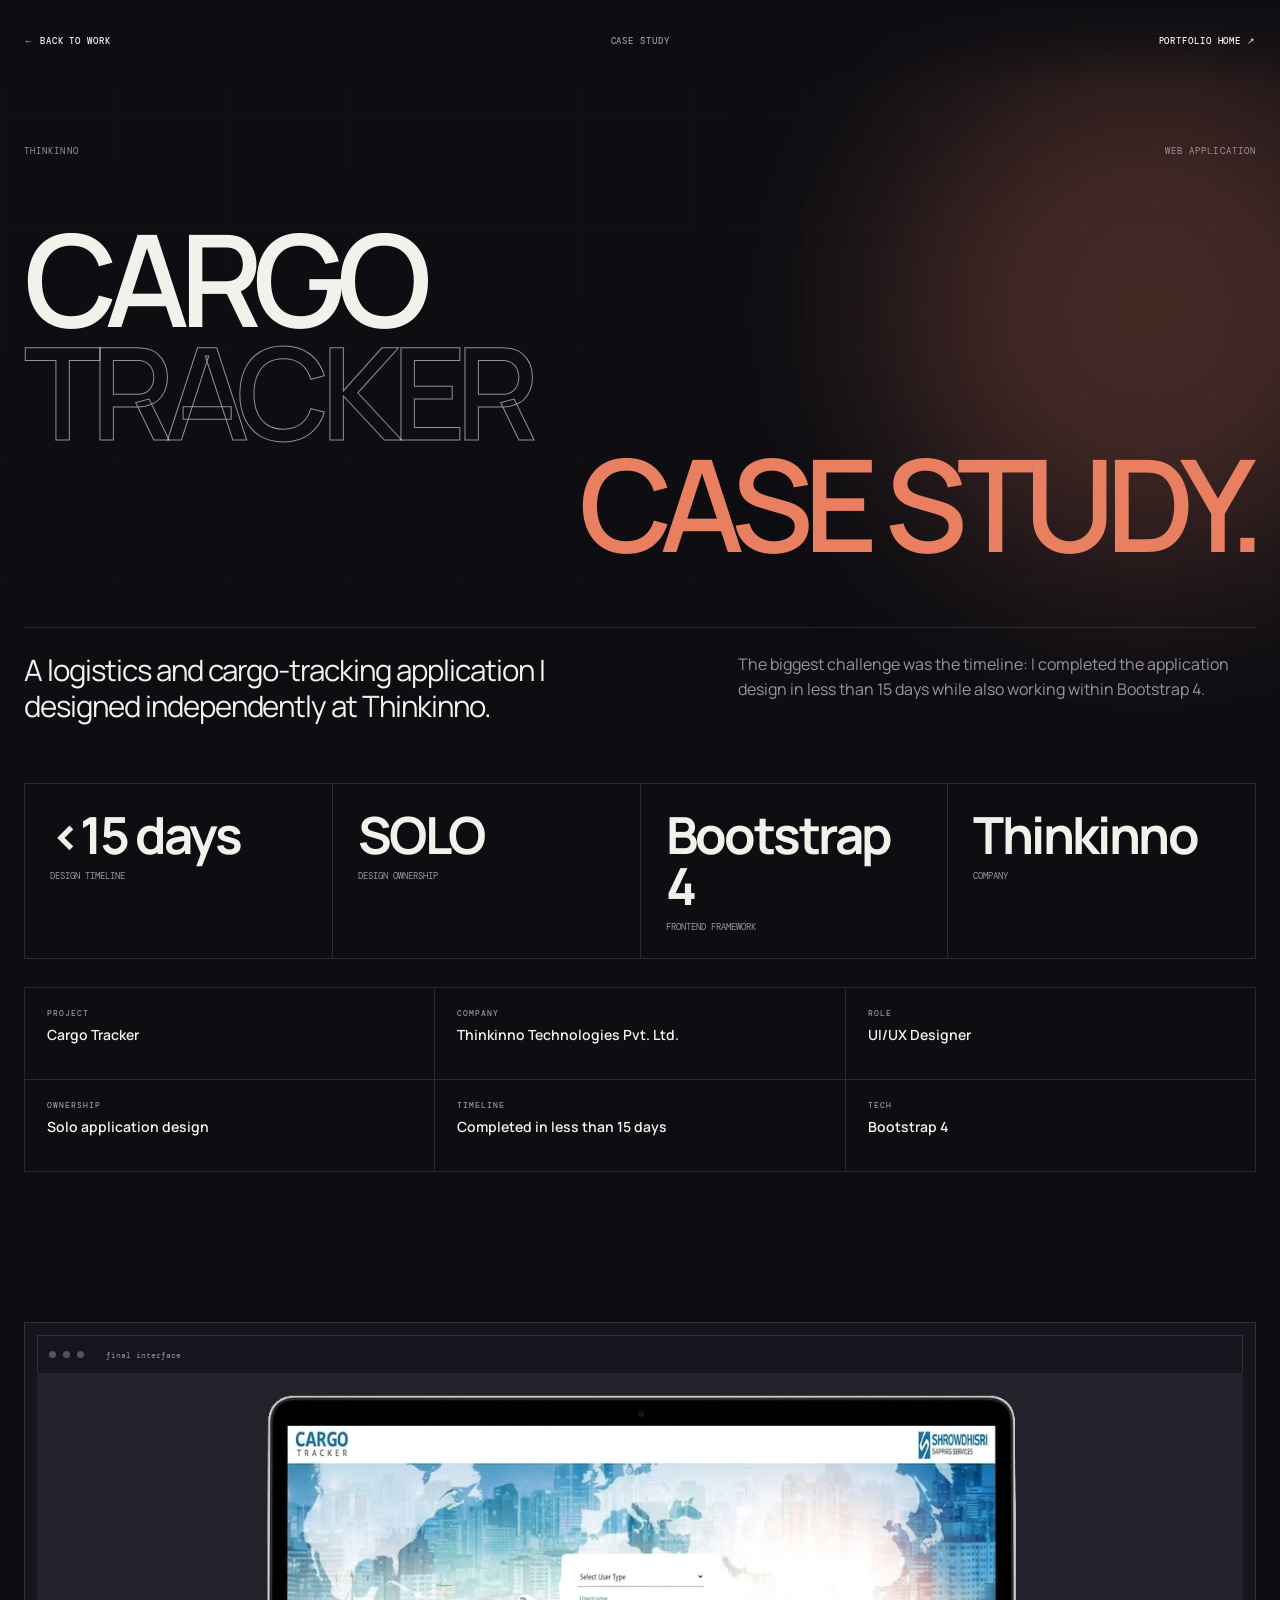
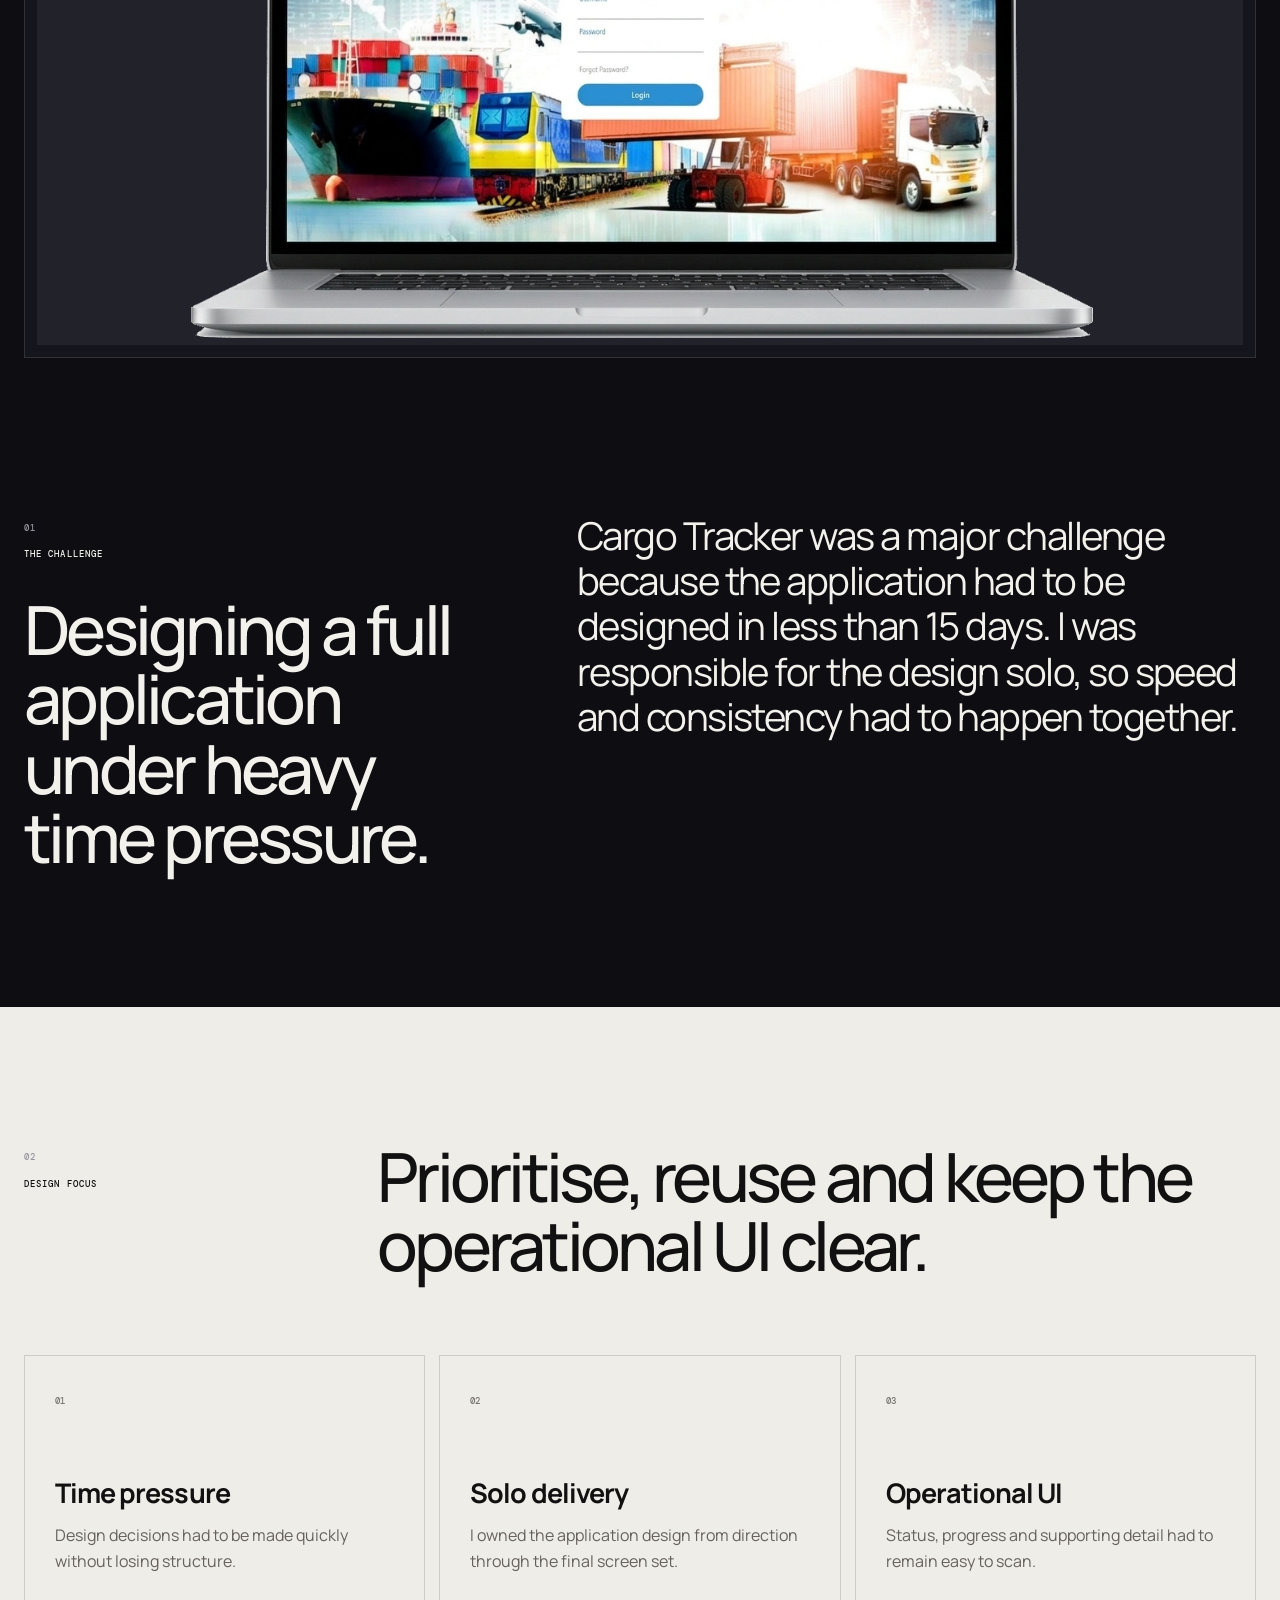
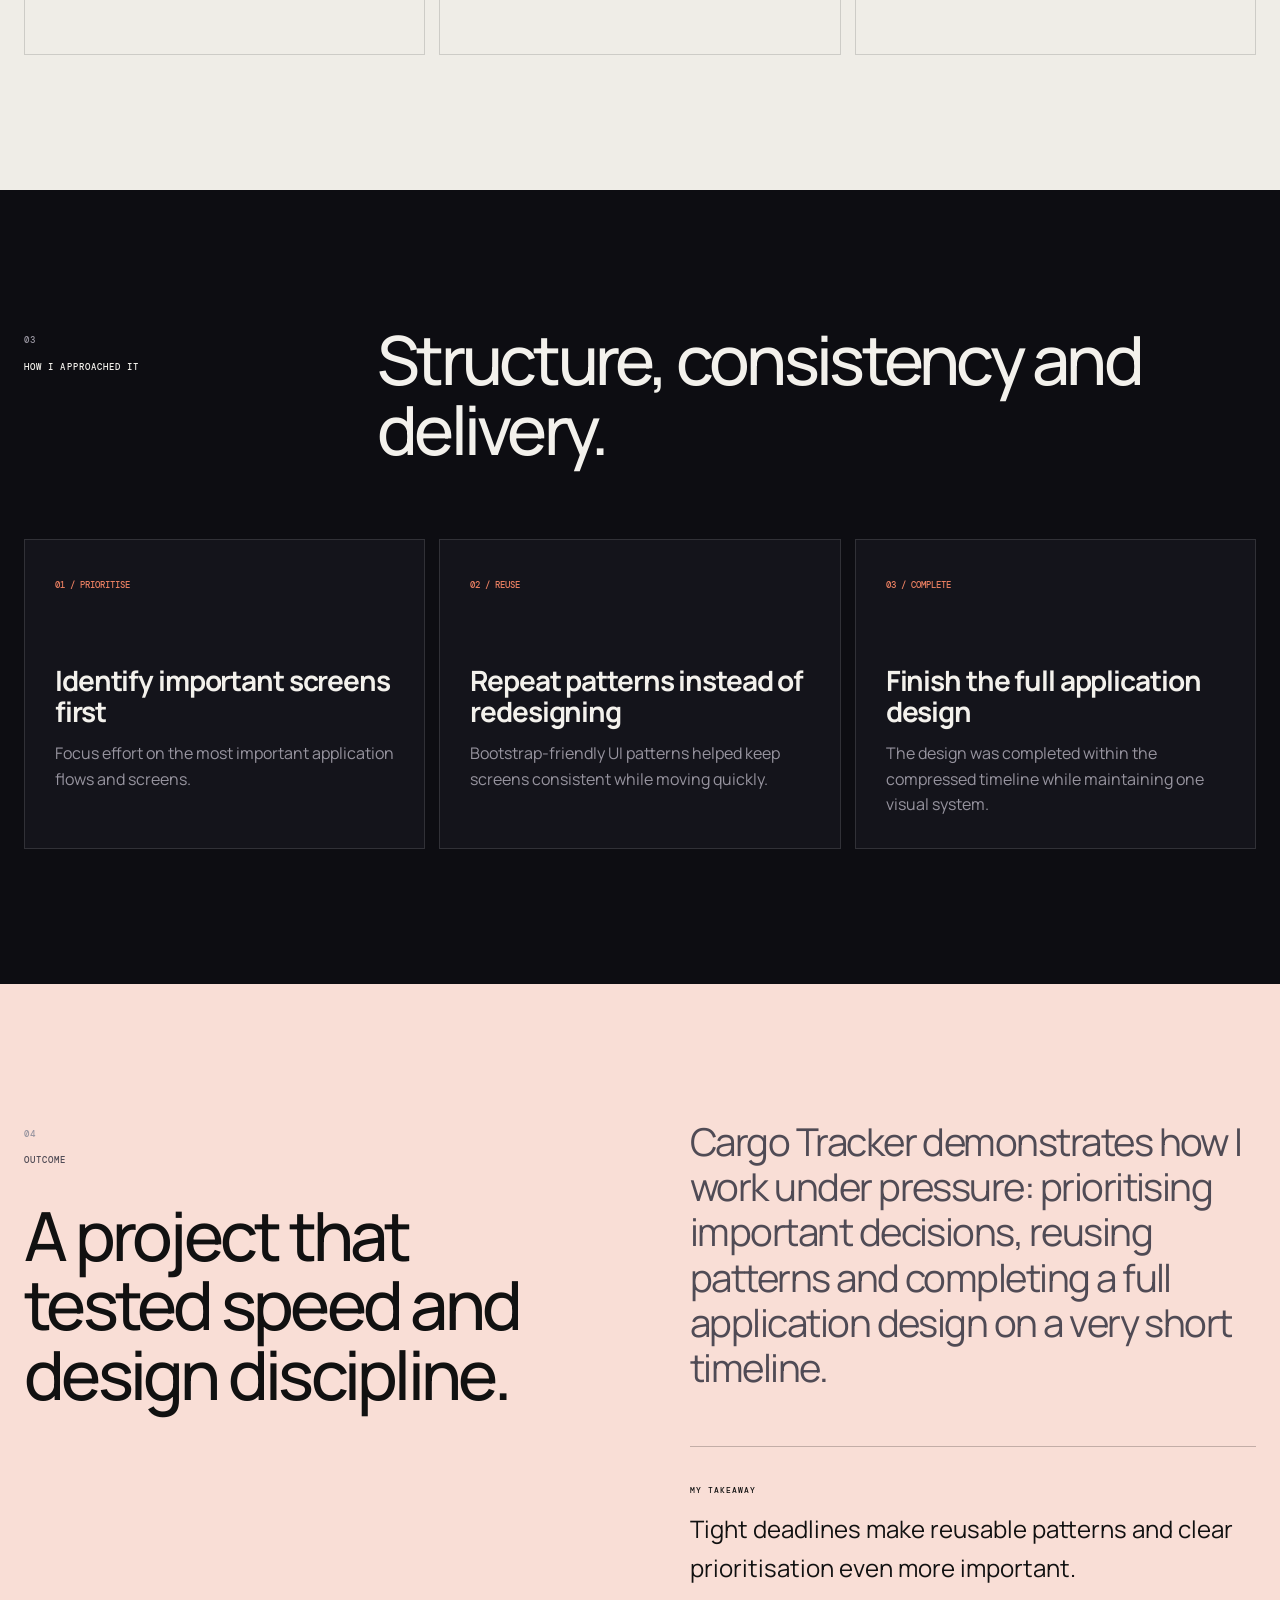
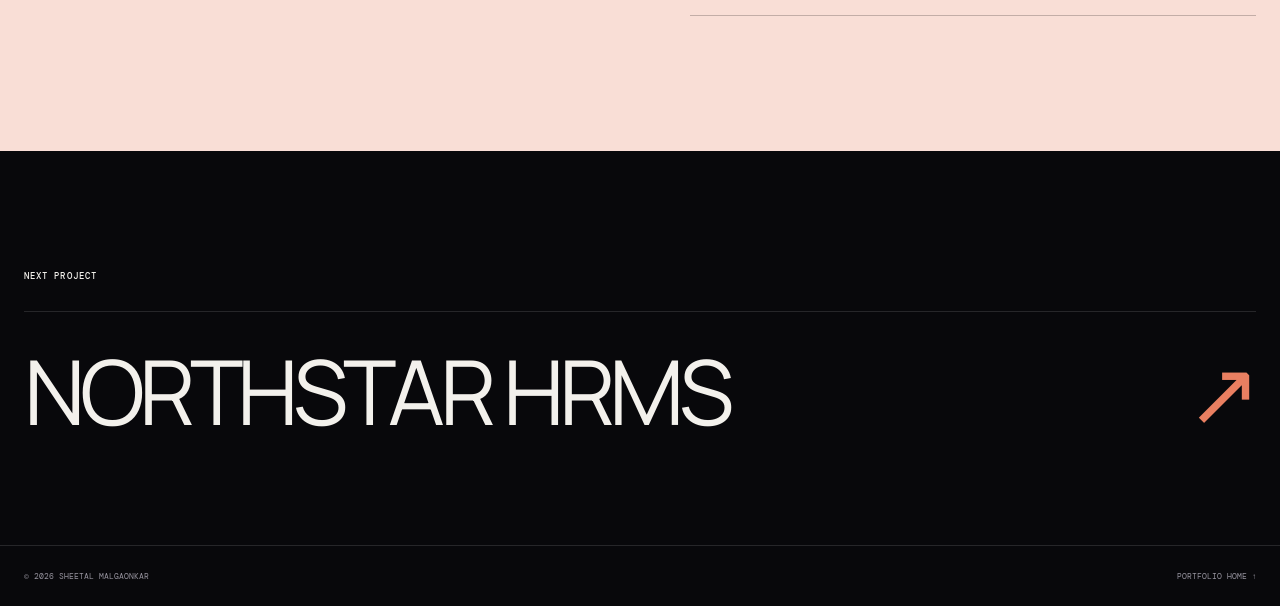
<file: cargo-tracker-case-study.html>
<!doctype html><html lang="en"><head><meta charset="utf-8"><meta name="viewport" content="width=device-width,initial-scale=1"><title>Cargo Tracker — Sheetal Malgaonkar</title><link rel="preconnect" href="https://fonts.googleapis.com"><link rel="preconnect" href="https://fonts.gstatic.com" crossorigin><link href="https://fonts.googleapis.com/css2?family=DM+Mono:wght@300;400;500&family=Manrope:wght@400;500;600;700&display=swap" rel="stylesheet"><link rel="stylesheet" href="case-study-shared.css"></head><body class="cargo"><div class="progress"><span></span></div><header class="nav"><div class="shell navin"><a href="index.html#work">← BACK TO WORK</a><span>CASE STUDY</span><a href="index.html">PORTFOLIO HOME ↗</a></div></header><main><section class="hero"><div class="grid"></div><div class="orb"></div><div class="shell"><div class="kicker reveal"><span>THINKINNO</span><span>WEB APPLICATION</span></div><h1><span class="line">CARGO</span><span class="line outline">TRACKER</span><span class="line right accent">CASE STUDY.</span></h1><div class="summary reveal"><p class="lead">A logistics and cargo-tracking application I designed independently at Thinkinno.</p><p>The biggest challenge was the timeline: I completed the application design in less than 15 days while also working within Bootstrap 4.</p></div><div class="stats reveal"><div><strong>&lt;15 days</strong><span>Design timeline</span></div><div><strong>SOLO</strong><span>Design ownership</span></div><div><strong>Bootstrap 4</strong><span>Frontend framework</span></div><div><strong>Thinkinno</strong><span>Company</span></div></div><div class="project-meta reveal"><div><span>PROJECT</span><strong>Cargo Tracker</strong></div><div><span>COMPANY</span><strong>Thinkinno Technologies Pvt. Ltd.</strong></div><div><span>ROLE</span><strong>UI/UX Designer</strong></div><div><span>OWNERSHIP</span><strong>Solo application design</strong></div><div><span>TIMELINE</span><strong>Completed in less than 15 days</strong></div><div><span>TECH</span><strong>Bootstrap 4</strong></div></div></div></section><section class="shot reveal"><div class="shell"><div class="frame"><div class="bar"><span></span><span></span><span></span><div>final interface</div></div><div class="media"><img src="assets/img/cargo-tracker.webp" alt="Cargo Tracker interface"></div></div></div></section><section class="section"><div class="shell two"><div class="sticky reveal"><span class="no">01</span><p class="eyebrow">THE CHALLENGE</p><h2>Designing a full application under heavy time pressure.</h2></div><div><p class="big reveal">Cargo Tracker was a major challenge because the application had to be designed in less than 15 days. I was responsible for the design solo, so speed and consistency had to happen together.</p></div></div></section><section class="section light"><div class="shell"><div class="head reveal"><div><span class="no">02</span><p class="eyebrow">DESIGN FOCUS</p></div><h2>Prioritise, reuse and keep the operational UI clear.</h2></div><div class="cards"><article class="card reveal"><span>01</span><h3>Time pressure</h3><p>Design decisions had to be made quickly without losing structure.</p></article><article class="card reveal"><span>02</span><h3>Solo delivery</h3><p>I owned the application design from direction through the final screen set.</p></article><article class="card reveal"><span>03</span><h3>Operational UI</h3><p>Status, progress and supporting detail had to remain easy to scan.</p></article></div></div></section><section class="section"><div class="shell"><div class="head reveal"><div><span class="no">03</span><p class="eyebrow">HOW I APPROACHED IT</p></div><h2>Structure, consistency and delivery.</h2></div><div class="timeline"><article class="step reveal"><span>01 / PRIORITISE</span><h3>Identify important screens first</h3><p>Focus effort on the most important application flows and screens.</p></article><article class="step reveal"><span>02 / REUSE</span><h3>Repeat patterns instead of redesigning</h3><p>Bootstrap-friendly UI patterns helped keep screens consistent while moving quickly.</p></article><article class="step reveal"><span>03 / COMPLETE</span><h3>Finish the full application design</h3><p>The design was completed within the compressed timeline while maintaining one visual system.</p></article></div></div></section><section class="section outcome"><div class="shell outgrid"><div class="outcome reveal"><span class="no">04</span><p class="eyebrow">OUTCOME</p><h2>A project that tested speed and design discipline.</h2></div><div><p class="big reveal">Cargo Tracker demonstrates how I work under pressure: prioritising important decisions, reusing patterns and completing a full application design on a very short timeline.</p><div class="takeaway reveal"><span>MY TAKEAWAY</span><p>Tight deadlines make reusable patterns and clear prioritisation even more important.</p></div></div></div></section><section class="next"><div class="shell"><span class="eyebrow">NEXT PROJECT</span><a href="northstar-case-study.html"><span>NORTHSTAR HRMS</span><b>↗</b></a></div></section></main><footer><div class="shell foot"><span>© <span id="year"></span> SHEETAL MALGAONKAR</span><a href="index.html">PORTFOLIO HOME ↑</a></div></footer><script src="case-study-shared.js"></script></body></html>
</file>
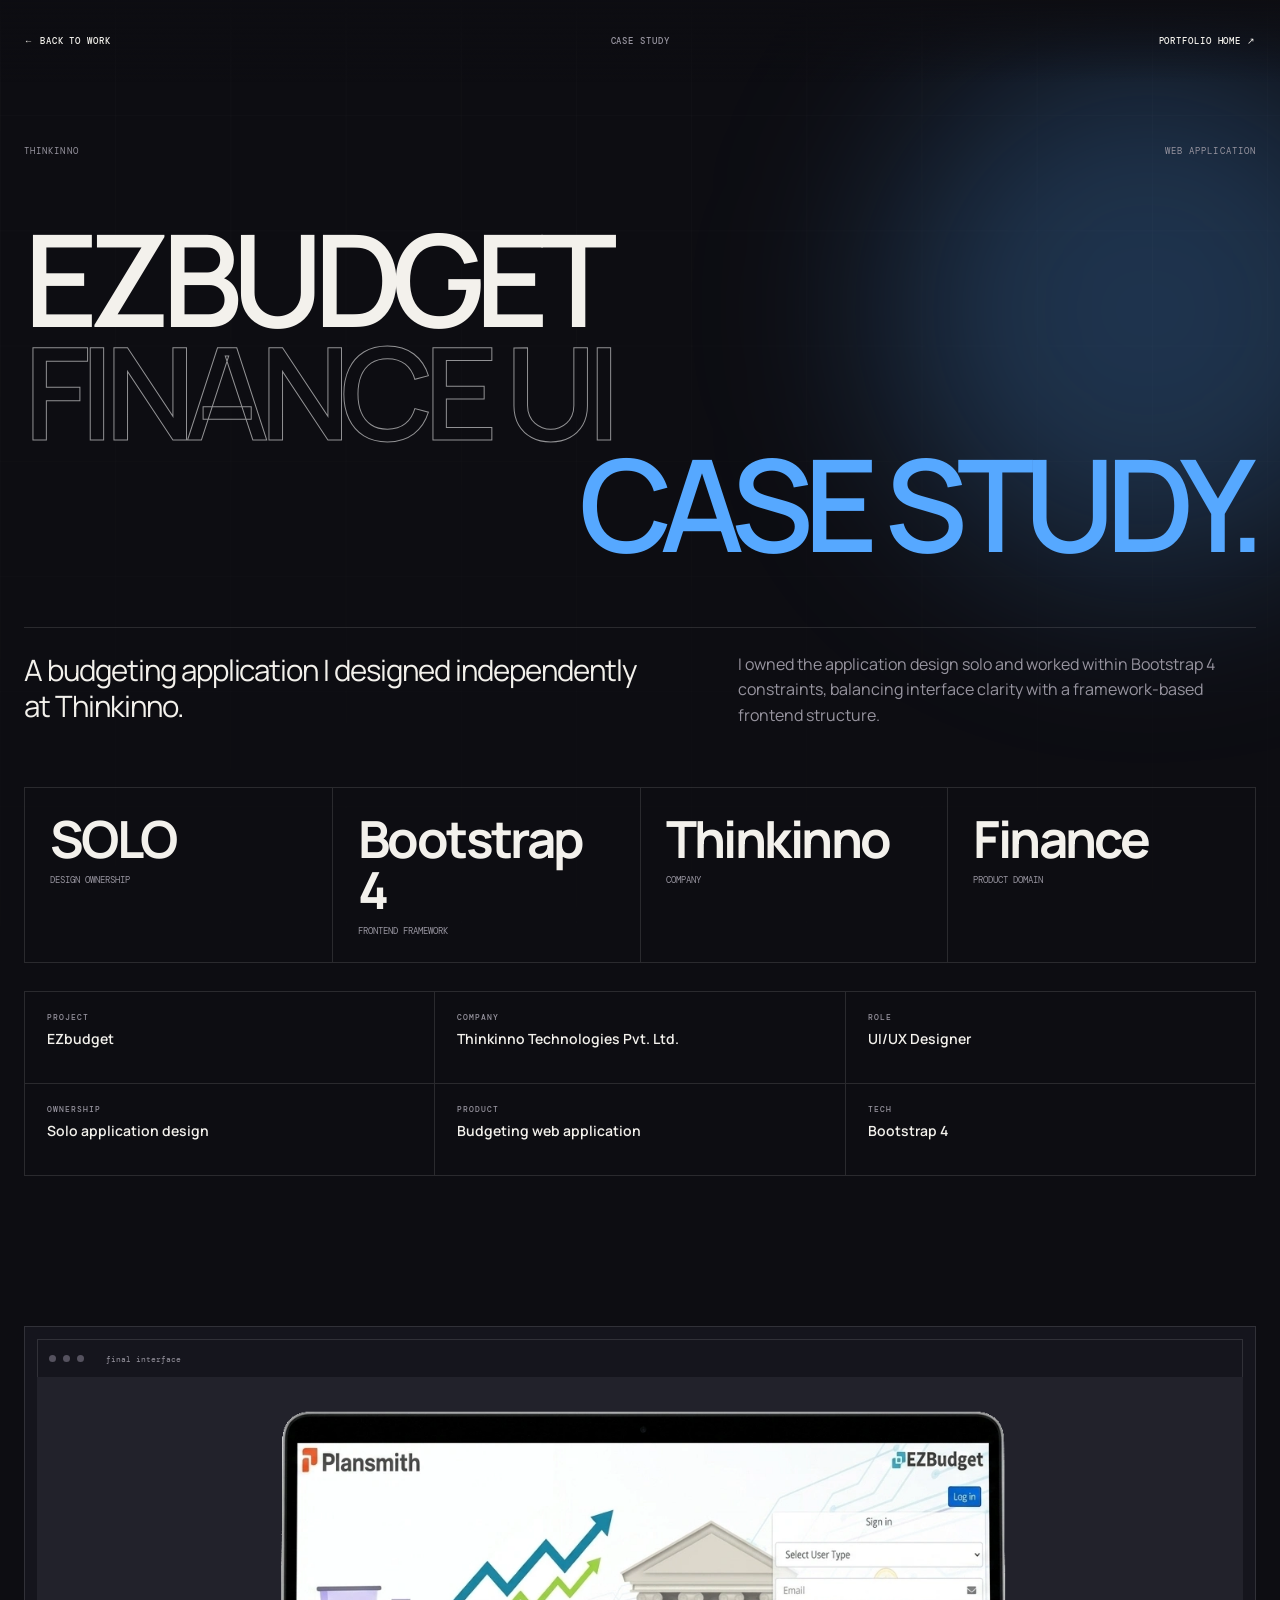
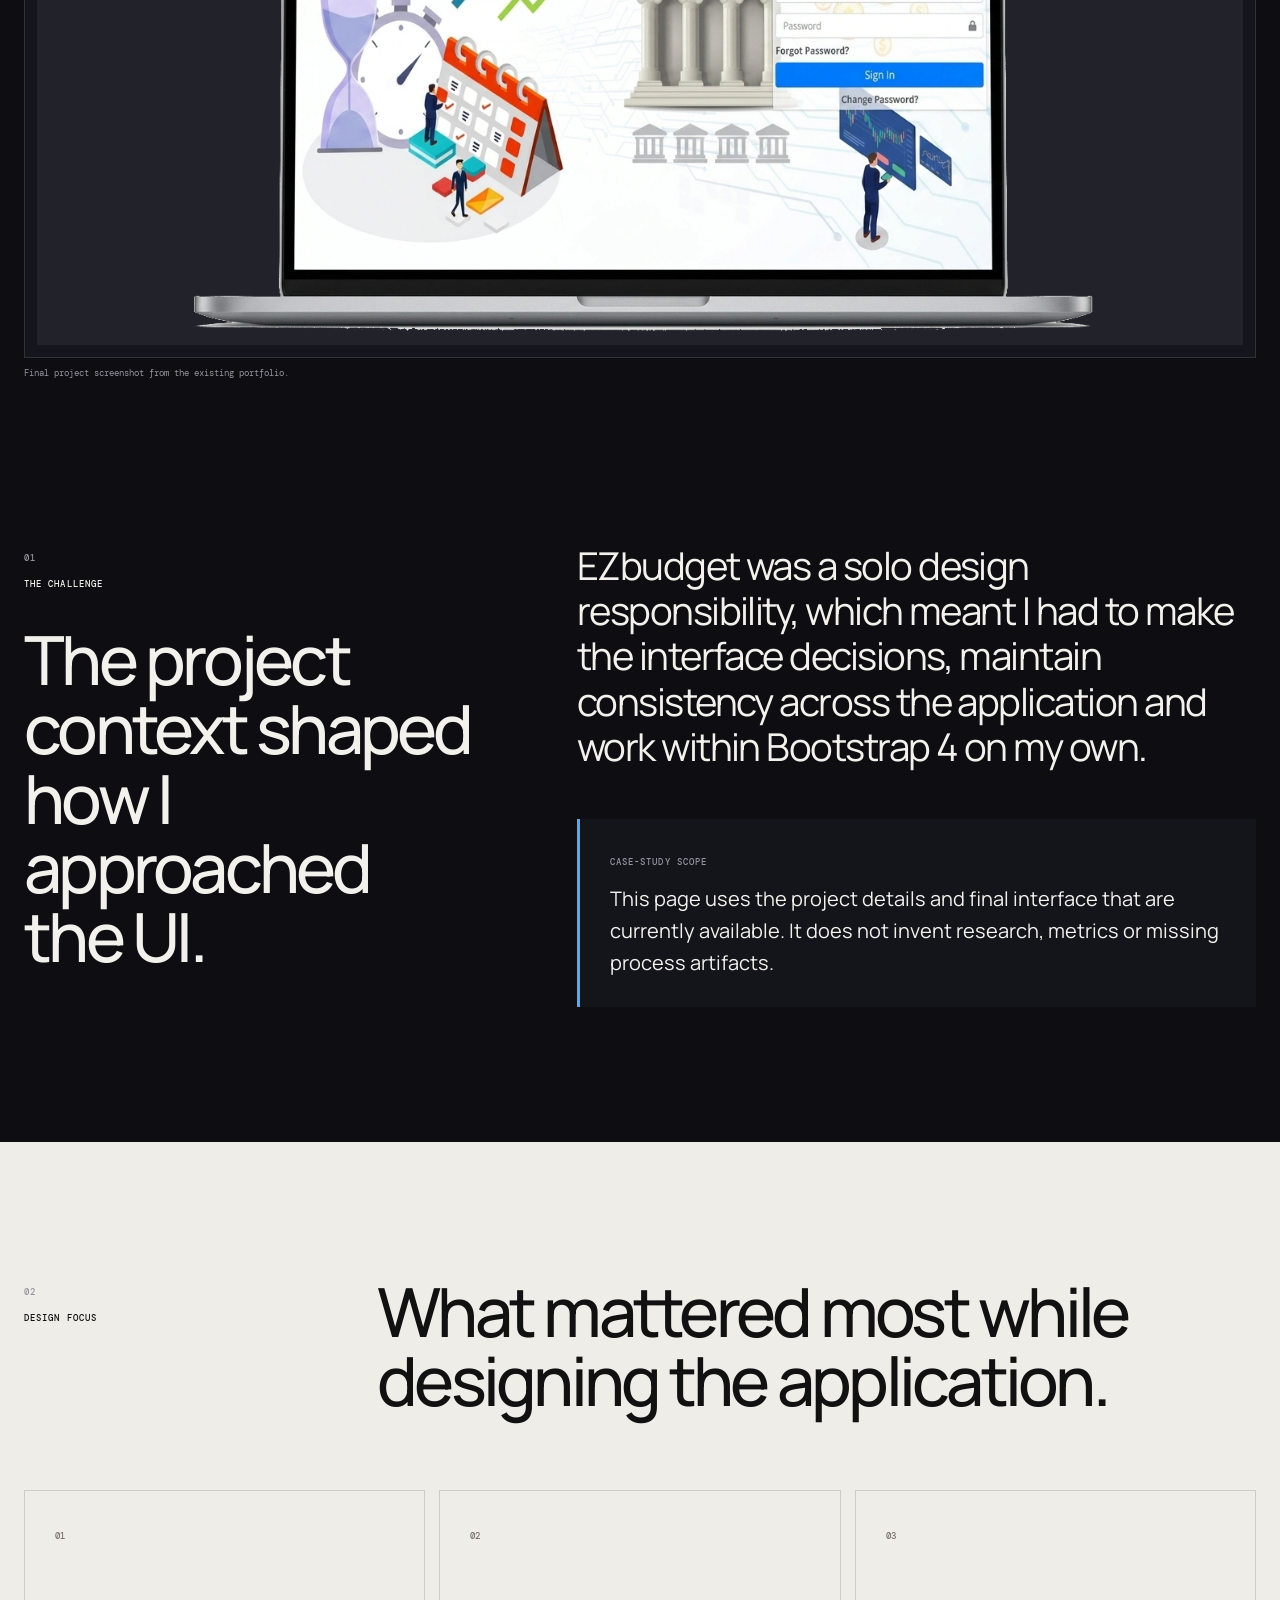
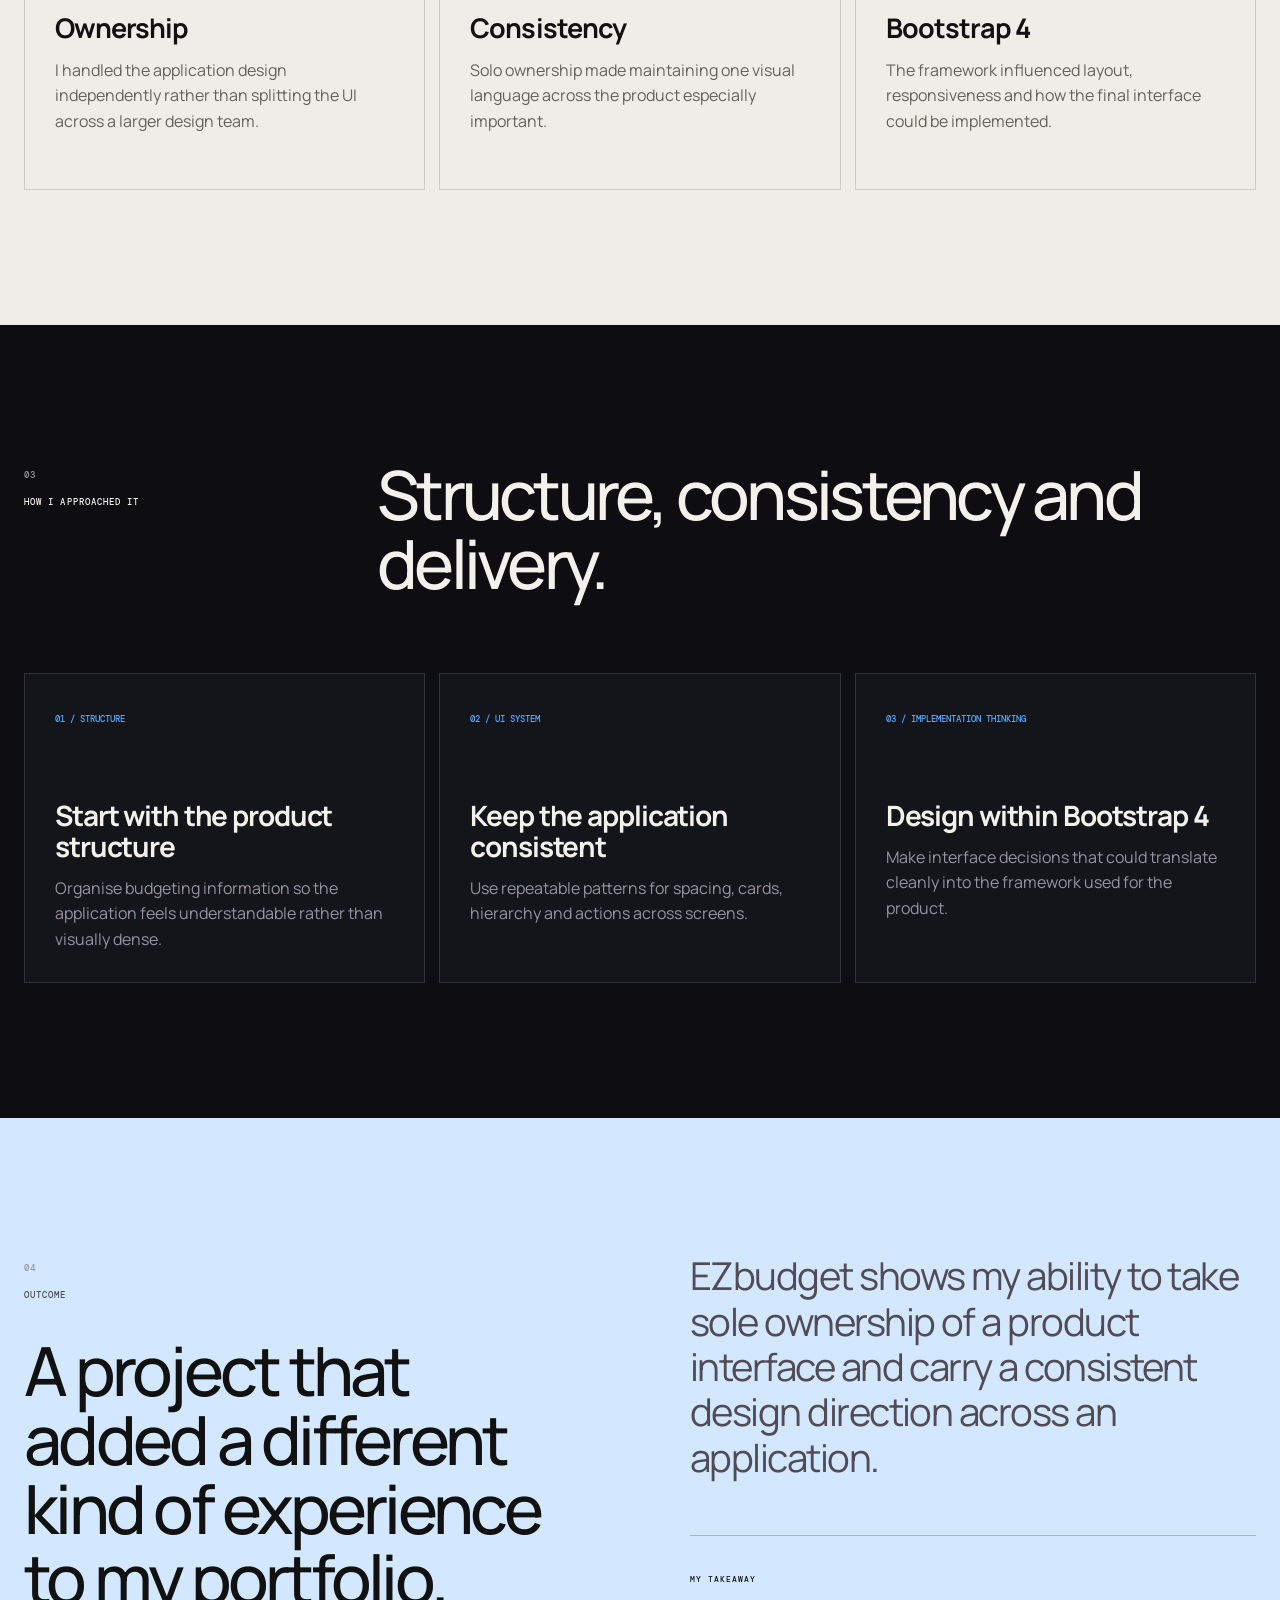
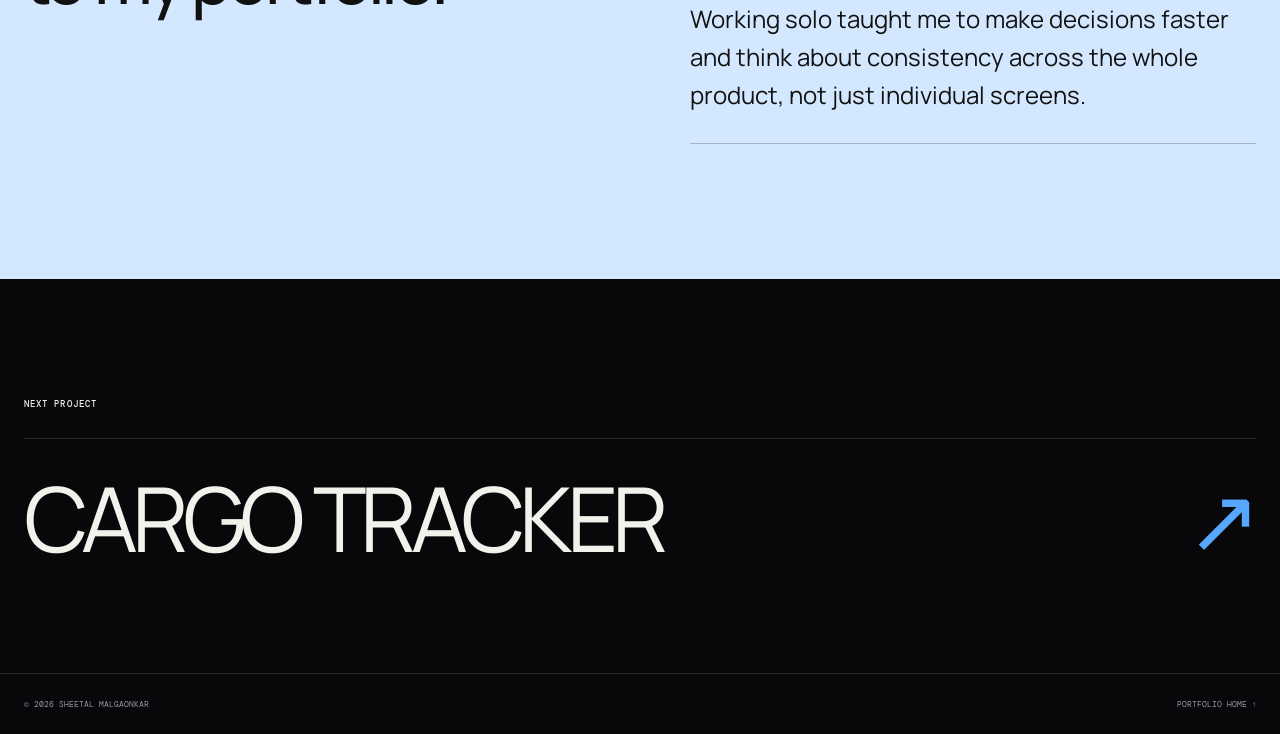
<file: ezbudget-case-study.html>
<!doctype html><html lang="en"><head><meta charset="utf-8"><meta name="viewport" content="width=device-width,initial-scale=1"><title>Ezbudget — Sheetal Malgaonkar</title><link rel="preconnect" href="https://fonts.googleapis.com"><link rel="preconnect" href="https://fonts.gstatic.com" crossorigin><link href="https://fonts.googleapis.com/css2?family=DM+Mono:wght@300;400;500&family=Manrope:wght@400;500;600;700&display=swap" rel="stylesheet"><link rel="stylesheet" href="case-study-shared.css"></head><body class="ez">
<div class="progress"><span></span></div><header class="nav"><div class="shell navin"><a href="index.html#work">← BACK TO WORK</a><span>CASE STUDY</span><a href="index.html">PORTFOLIO HOME ↗</a></div></header>
<main><section class="hero"><div class="grid"></div><div class="orb"></div><div class="shell"><div class="kicker reveal"><span>THINKINNO</span><span>WEB APPLICATION</span></div><h1><span class="line">EZBUDGET</span><span class="line outline">FINANCE UI</span><span class="line right accent">CASE STUDY.</span></h1><div class="summary reveal"><p class="lead">A budgeting application I designed independently at Thinkinno.</p><p>I owned the application design solo and worked within Bootstrap 4 constraints, balancing interface clarity with a framework-based frontend structure.</p></div><div class="stats reveal"><div><strong>SOLO</strong><span>Design ownership</span></div><div><strong>Bootstrap 4</strong><span>Frontend framework</span></div><div><strong>Thinkinno</strong><span>Company</span></div><div><strong>Finance</strong><span>Product domain</span></div></div><div class="project-meta reveal"><div><span>PROJECT</span><strong>EZbudget</strong></div><div><span>COMPANY</span><strong>Thinkinno Technologies Pvt. Ltd.</strong></div><div><span>ROLE</span><strong>UI/UX Designer</strong></div><div><span>OWNERSHIP</span><strong>Solo application design</strong></div><div><span>PRODUCT</span><strong>Budgeting web application</strong></div><div><span>TECH</span><strong>Bootstrap 4</strong></div></div></div></section>
<section class="shot reveal"><div class="shell"><div class="frame"><div class="bar"><span></span><span></span><span></span><div>final interface</div></div><div class="media"><img src="assets/img/EZbudget.webp" alt="EZBUDGET interface"></div></div><p class="caption">Final project screenshot from the existing portfolio.</p></div></section>
<section class="section"><div class="shell two"><div class="sticky reveal"><span class="no">01</span><p class="eyebrow">THE CHALLENGE</p><h2>The project context shaped how I approached the UI.</h2></div><div><p class="big reveal">EZbudget was a solo design responsibility, which meant I had to make the interface decisions, maintain consistency across the application and work within Bootstrap 4 on my own.</p><div class="callout reveal"><span class="no">CASE-STUDY SCOPE</span><p>This page uses the project details and final interface that are currently available. It does not invent research, metrics or missing process artifacts.</p></div></div></div></section>
<section class="section light"><div class="shell"><div class="head reveal"><div><span class="no">02</span><p class="eyebrow">DESIGN FOCUS</p></div><h2>What mattered most while designing the application.</h2></div><div class="cards"><article class="card reveal"><span>01</span><h3>Ownership</h3><p>I handled the application design independently rather than splitting the UI across a larger design team.</p></article><article class="card reveal"><span>02</span><h3>Consistency</h3><p>Solo ownership made maintaining one visual language across the product especially important.</p></article><article class="card reveal"><span>03</span><h3>Bootstrap 4</h3><p>The framework influenced layout, responsiveness and how the final interface could be implemented.</p></article></div></div></section>
<section class="section"><div class="shell"><div class="head reveal"><div><span class="no">03</span><p class="eyebrow">HOW I APPROACHED IT</p></div><h2>Structure, consistency and delivery.</h2></div><div class="timeline"><article class="step reveal"><span>01 / STRUCTURE</span><h3>Start with the product structure</h3><p>Organise budgeting information so the application feels understandable rather than visually dense.</p></article><article class="step reveal"><span>02 / UI SYSTEM</span><h3>Keep the application consistent</h3><p>Use repeatable patterns for spacing, cards, hierarchy and actions across screens.</p></article><article class="step reveal"><span>03 / IMPLEMENTATION THINKING</span><h3>Design within Bootstrap 4</h3><p>Make interface decisions that could translate cleanly into the framework used for the product.</p></article></div></div></section>
<section class="section outcome"><div class="shell outgrid"><div class="outcome reveal"><span class="no">04</span><p class="eyebrow">OUTCOME</p><h2>A project that added a different kind of experience to my portfolio.</h2></div><div><p class="big reveal">EZbudget shows my ability to take sole ownership of a product interface and carry a consistent design direction across an application.</p><div class="takeaway reveal"><span>MY TAKEAWAY</span><p>Working solo taught me to make decisions faster and think about consistency across the whole product, not just individual screens.</p></div></div></div></section>
<section class="next"><div class="shell"><span class="eyebrow">NEXT PROJECT</span><a href="cargo-tracker-case-study.html"><span>CARGO TRACKER</span><b>↗</b></a></div></section></main>
<footer><div class="shell foot"><span>© <span id="year"></span> SHEETAL MALGAONKAR</span><a href="index.html">PORTFOLIO HOME ↑</a></div></footer><script src="case-study-shared.js"></script></body></html>
</file>
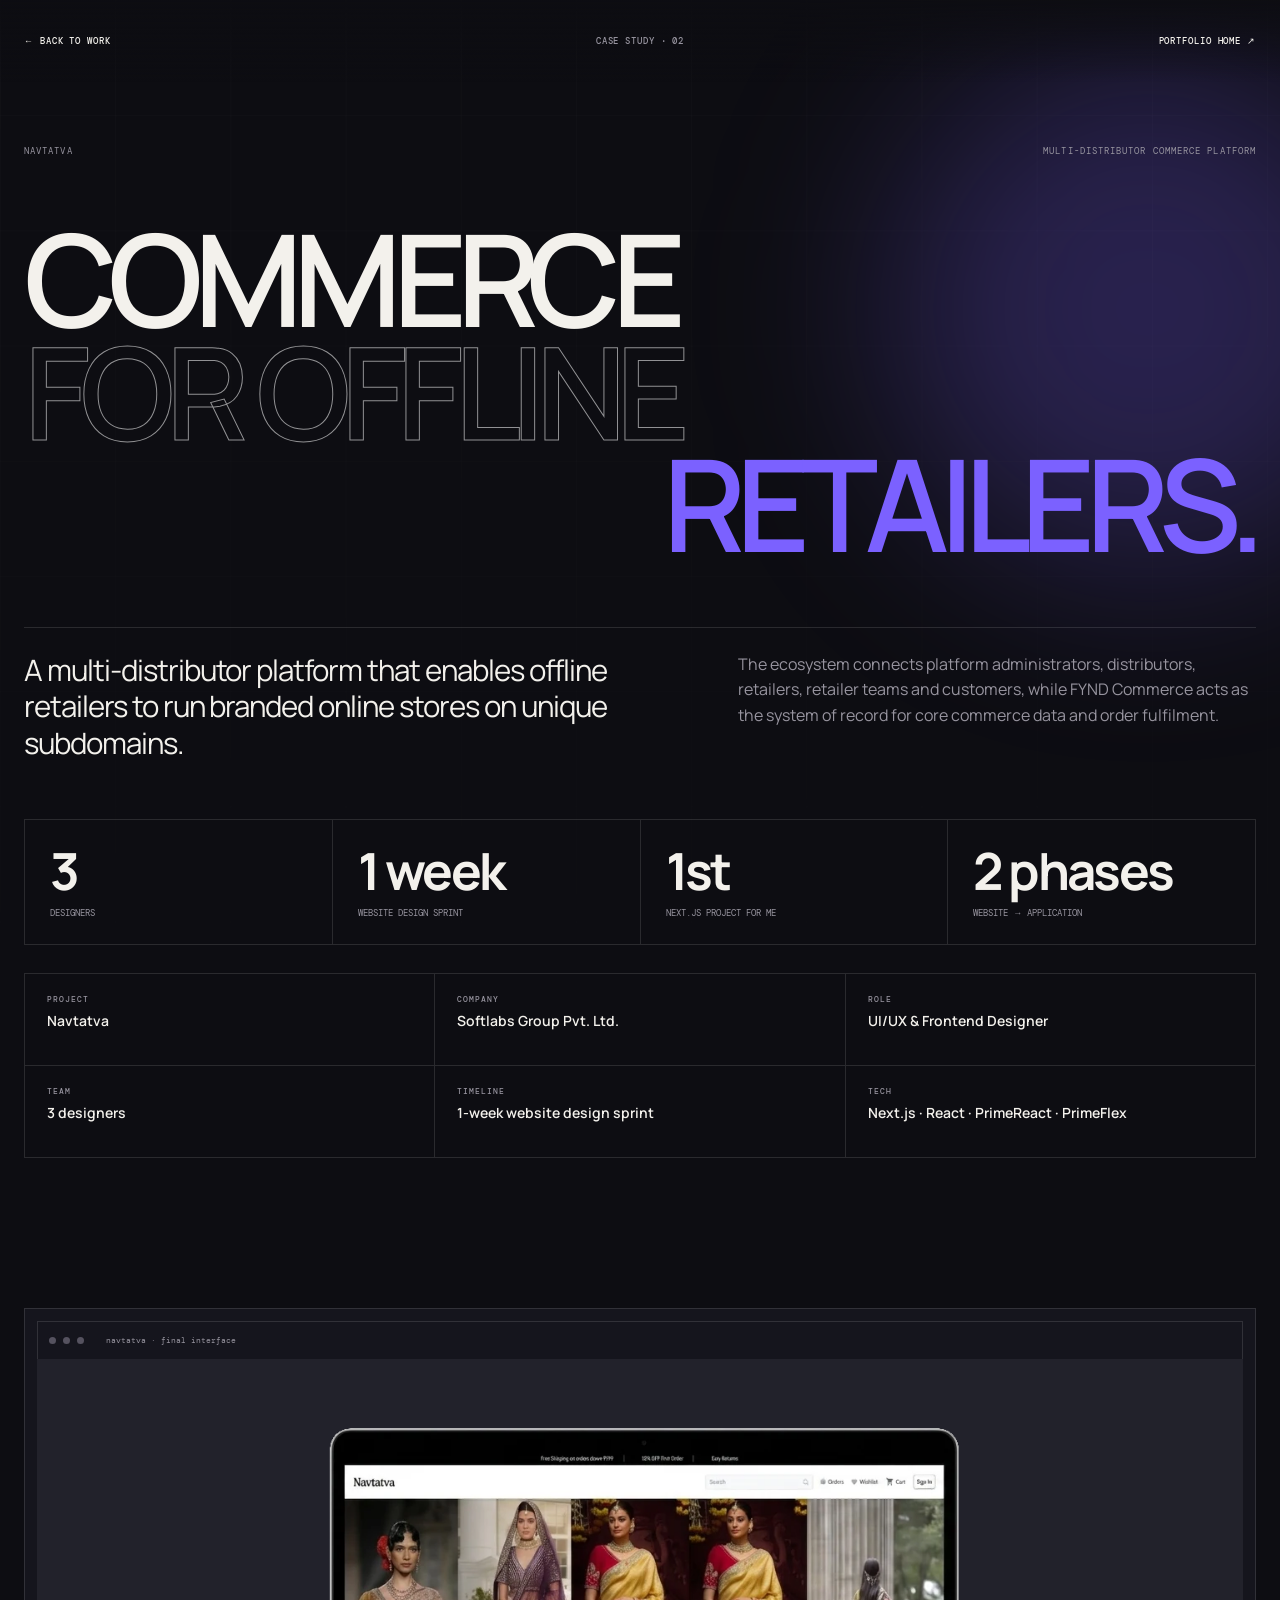
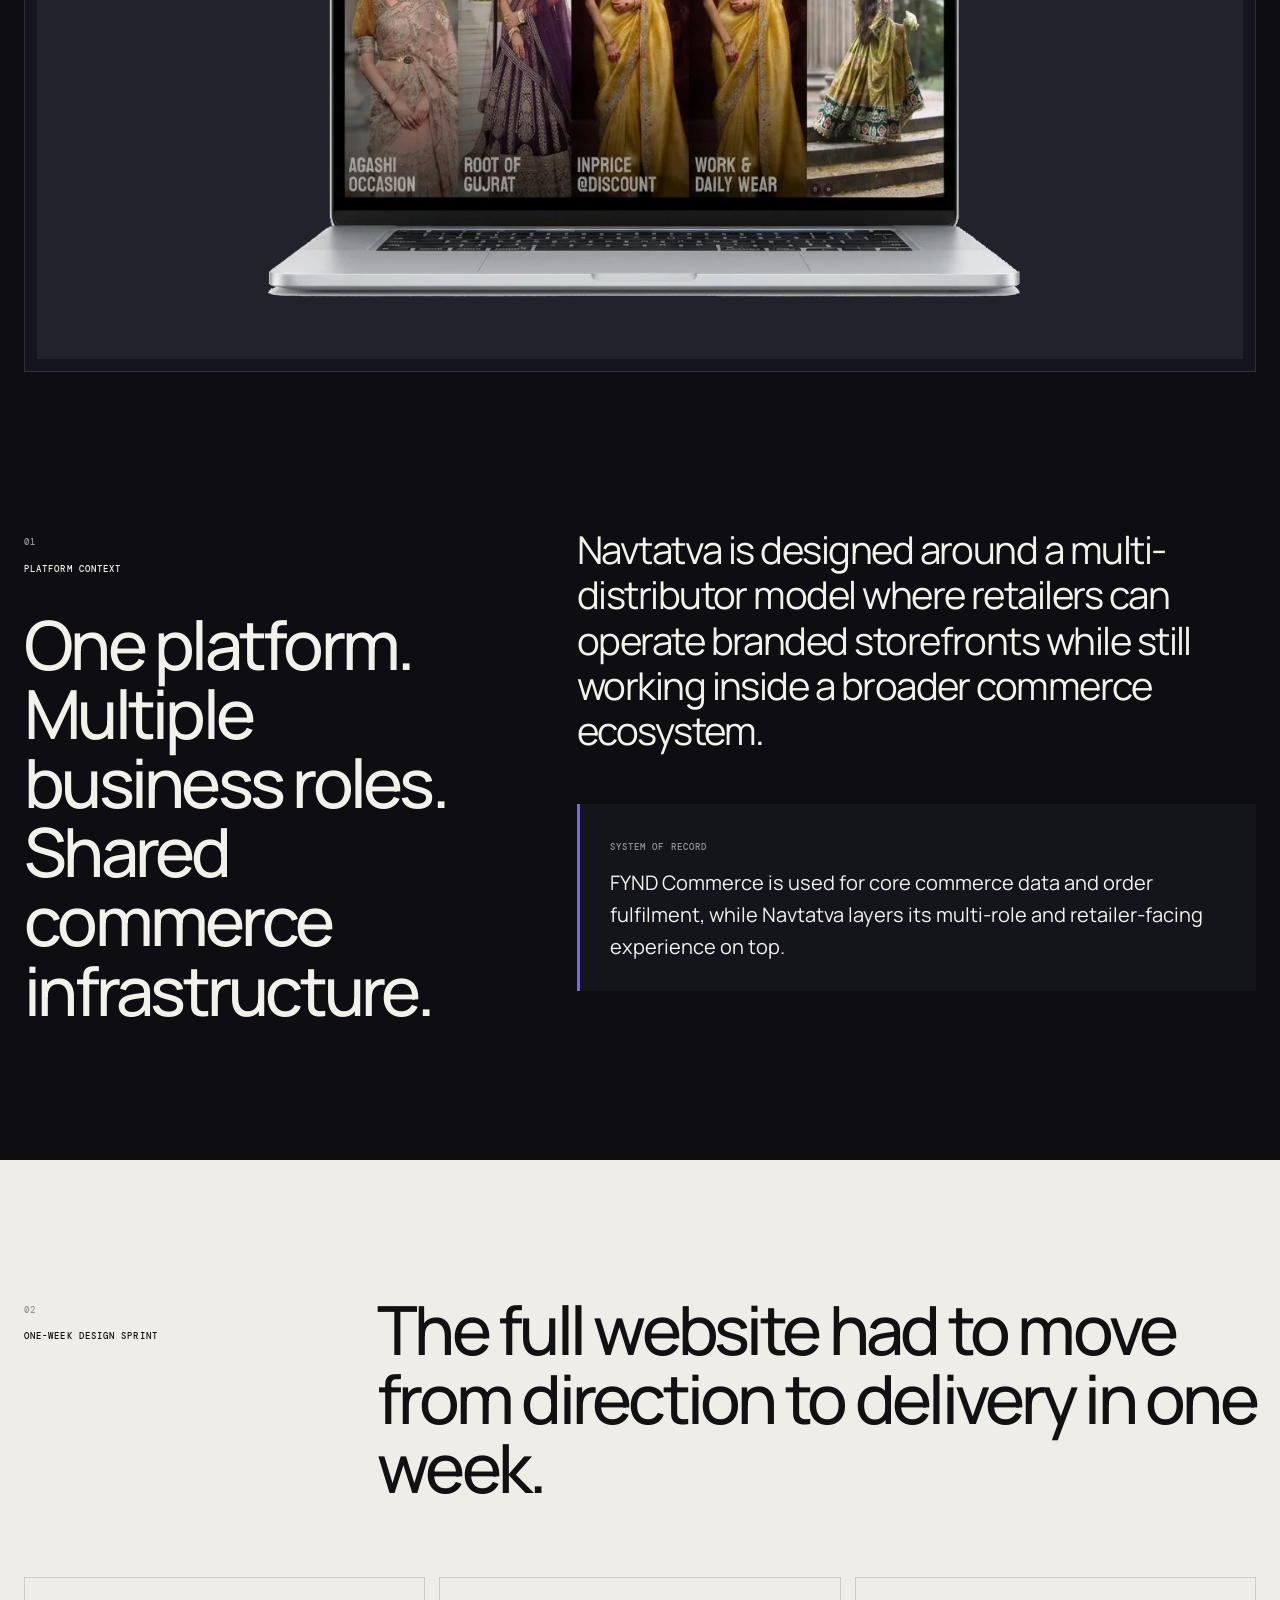
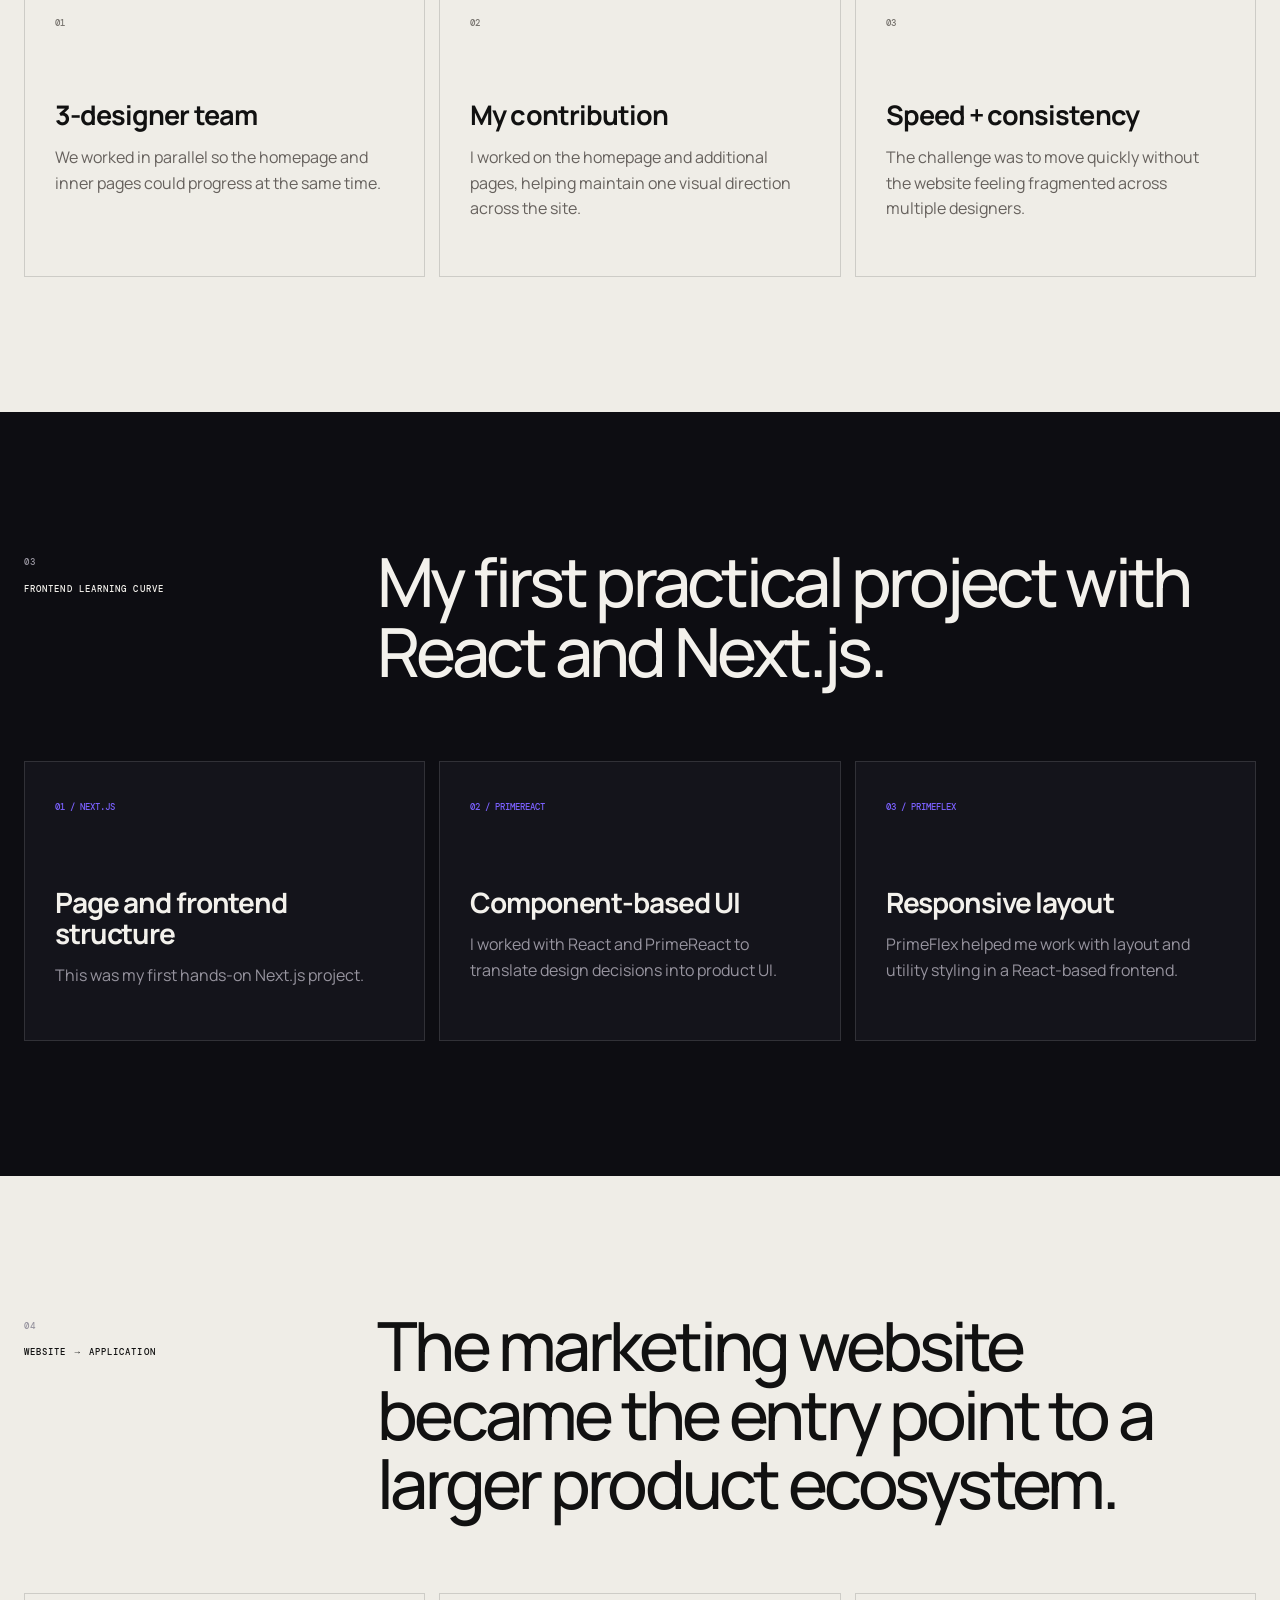
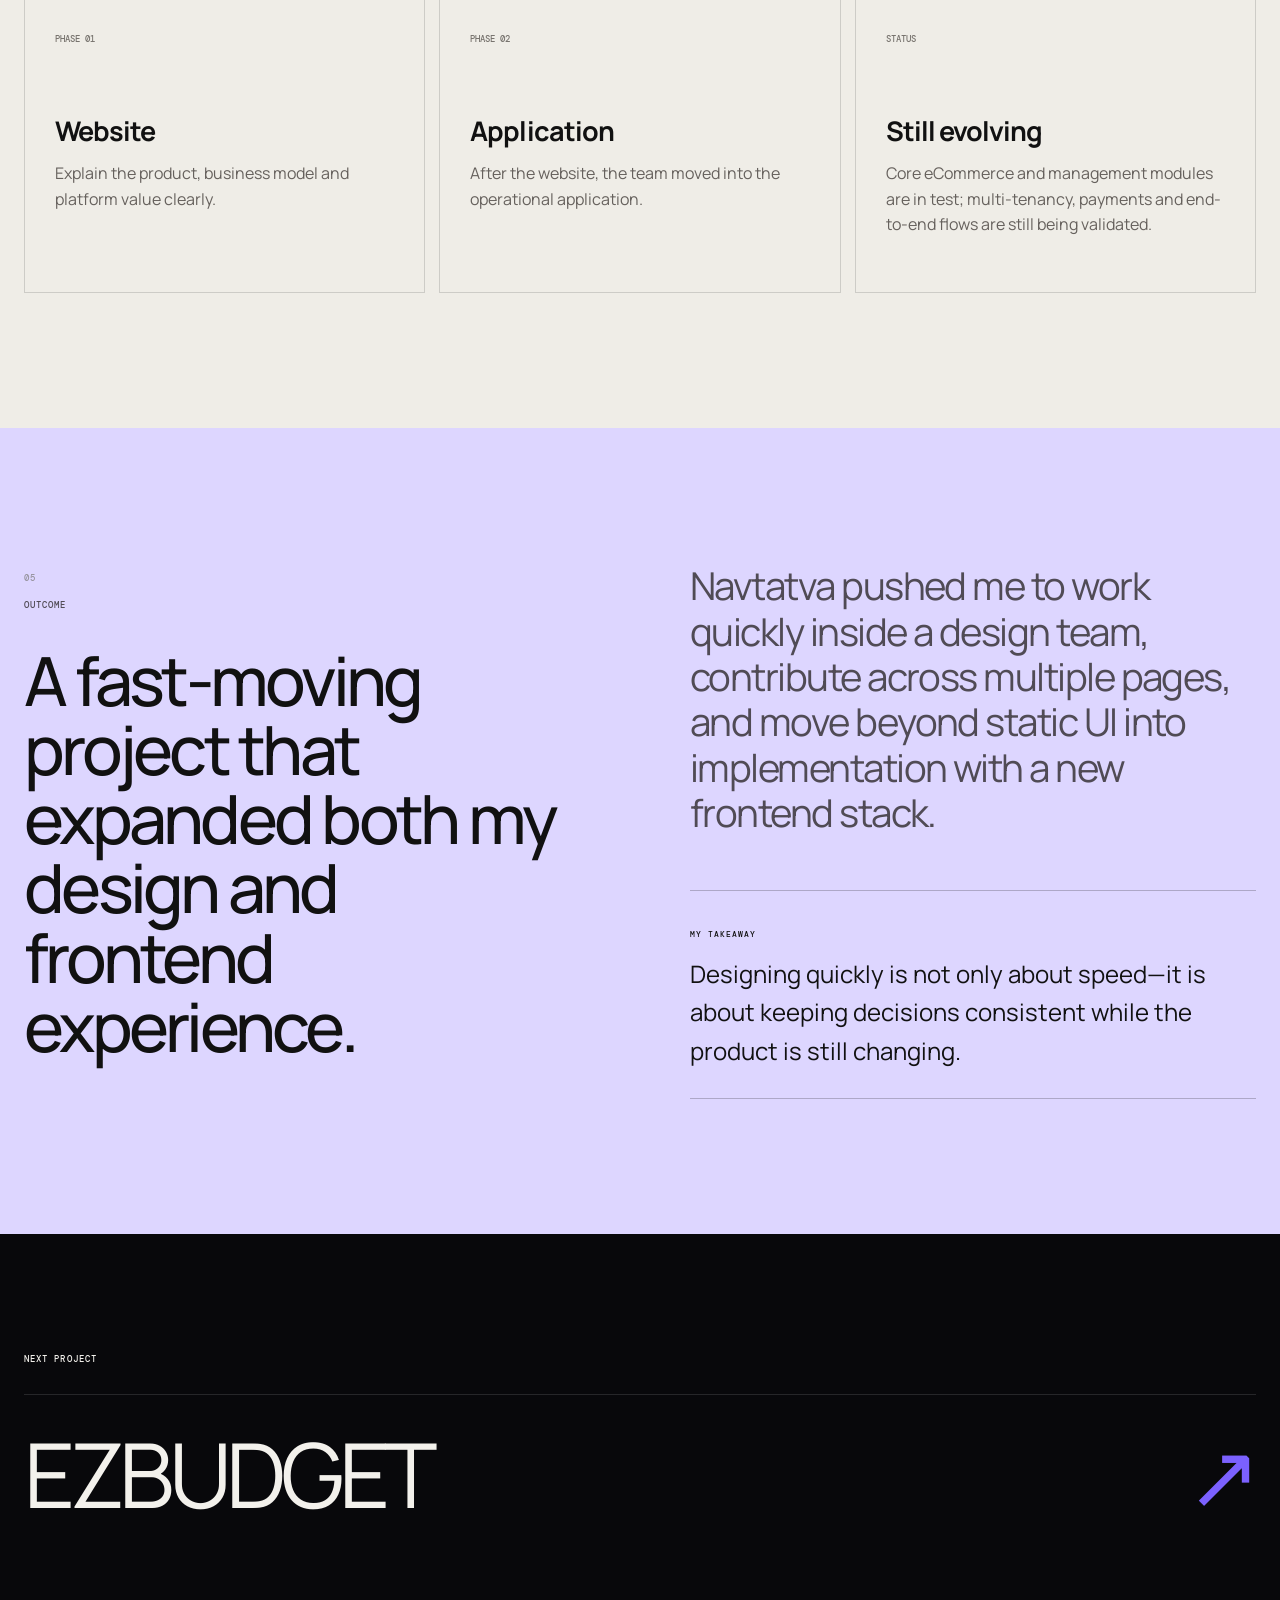
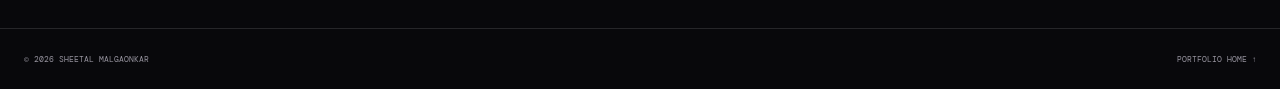
<file: navtatva-case-study.html>
<!doctype html><html lang="en"><head><meta charset="utf-8"><meta name="viewport" content="width=device-width,initial-scale=1"><title>Navtatva — Sheetal Malgaonkar</title><link rel="preconnect" href="https://fonts.googleapis.com"><link rel="preconnect" href="https://fonts.gstatic.com" crossorigin><link href="https://fonts.googleapis.com/css2?family=DM+Mono:wght@300;400;500&family=Manrope:wght@400;500;600;700&display=swap" rel="stylesheet"><link rel="stylesheet" href="case-study-shared.css"></head><body><div class="progress"><span></span></div><header class="nav"><div class="shell navin"><a href="index.html#work">← BACK TO WORK</a><span>CASE STUDY · 02</span><a href="index.html">PORTFOLIO HOME ↗</a></div></header><main><section class="hero"><div class="grid"></div><div class="orb"></div><div class="shell"><div class="kicker reveal"><span>NAVTATVA</span><span>MULTI-DISTRIBUTOR COMMERCE PLATFORM</span></div><h1><span class="line">COMMERCE</span><span class="line outline">FOR OFFLINE</span><span class="line right accent">RETAILERS.</span></h1><div class="summary reveal"><p class="lead">A multi-distributor platform that enables offline retailers to run branded online stores on unique subdomains.</p><p>The ecosystem connects platform administrators, distributors, retailers, retailer teams and customers, while FYND Commerce acts as the system of record for core commerce data and order fulfilment.</p></div><div class="stats reveal"><div><strong>3</strong><span>Designers</span></div><div><strong>1 week</strong><span>Website design sprint</span></div><div><strong>1st</strong><span>Next.js project for me</span></div><div><strong>2 phases</strong><span>Website → application</span></div></div><div class="project-meta reveal"><div><span>PROJECT</span><strong>Navtatva</strong></div><div><span>COMPANY</span><strong>Softlabs Group Pvt. Ltd.</strong></div><div><span>ROLE</span><strong>UI/UX & Frontend Designer</strong></div><div><span>TEAM</span><strong>3 designers</strong></div><div><span>TIMELINE</span><strong>1-week website design sprint</strong></div><div><span>TECH</span><strong>Next.js · React · PrimeReact · PrimeFlex</strong></div></div></div></section><section class="shot reveal"><div class="shell"><div class="frame"><div class="bar"><span></span><span></span><span></span><div>navtatva · final interface</div></div><div class="media"><img src="assets/img/navtatva.webp" alt="Navtatva commerce interface"></div></div></div></section><section class="section"><div class="shell two"><div class="sticky reveal"><span class="no">01</span><p class="eyebrow">PLATFORM CONTEXT</p><h2>One platform. Multiple business roles. Shared commerce infrastructure.</h2></div><div><p class="big reveal">Navtatva is designed around a multi-distributor model where retailers can operate branded storefronts while still working inside a broader commerce ecosystem.</p><div class="callout reveal"><span class="no">SYSTEM OF RECORD</span><p>FYND Commerce is used for core commerce data and order fulfilment, while Navtatva layers its multi-role and retailer-facing experience on top.</p></div></div></div></section><section class="section light"><div class="shell"><div class="head reveal"><div><span class="no">02</span><p class="eyebrow">ONE-WEEK DESIGN SPRINT</p></div><h2>The full website had to move from direction to delivery in one week.</h2></div><div class="cards"><article class="card reveal"><span>01</span><h3>3-designer team</h3><p>We worked in parallel so the homepage and inner pages could progress at the same time.</p></article><article class="card reveal"><span>02</span><h3>My contribution</h3><p>I worked on the homepage and additional pages, helping maintain one visual direction across the site.</p></article><article class="card reveal"><span>03</span><h3>Speed + consistency</h3><p>The challenge was to move quickly without the website feeling fragmented across multiple designers.</p></article></div></div></section><section class="section"><div class="shell"><div class="head reveal"><div><span class="no">03</span><p class="eyebrow">FRONTEND LEARNING CURVE</p></div><h2>My first practical project with React and Next.js.</h2></div><div class="timeline"><article class="step reveal"><span>01 / NEXT.JS</span><h3>Page and frontend structure</h3><p>This was my first hands-on Next.js project.</p></article><article class="step reveal"><span>02 / PRIMEREACT</span><h3>Component-based UI</h3><p>I worked with React and PrimeReact to translate design decisions into product UI.</p></article><article class="step reveal"><span>03 / PRIMEFLEX</span><h3>Responsive layout</h3><p>PrimeFlex helped me work with layout and utility styling in a React-based frontend.</p></article></div></div></section><section class="section light"><div class="shell"><div class="head reveal"><div><span class="no">04</span><p class="eyebrow">WEBSITE → APPLICATION</p></div><h2>The marketing website became the entry point to a larger product ecosystem.</h2></div><div class="cards"><article class="card reveal"><span>PHASE 01</span><h3>Website</h3><p>Explain the product, business model and platform value clearly.</p></article><article class="card reveal"><span>PHASE 02</span><h3>Application</h3><p>After the website, the team moved into the operational application.</p></article><article class="card reveal"><span>STATUS</span><h3>Still evolving</h3><p>Core eCommerce and management modules are in test; multi-tenancy, payments and end-to-end flows are still being validated.</p></article></div></div></section><section class="section outcome"><div class="shell outgrid"><div class="outcome reveal"><span class="no">05</span><p class="eyebrow">OUTCOME</p><h2>A fast-moving project that expanded both my design and frontend experience.</h2></div><div><p class="big reveal">Navtatva pushed me to work quickly inside a design team, contribute across multiple pages, and move beyond static UI into implementation with a new frontend stack.</p><div class="takeaway reveal"><span>MY TAKEAWAY</span><p>Designing quickly is not only about speed—it is about keeping decisions consistent while the product is still changing.</p></div></div></div></section><section class="next"><div class="shell"><span class="eyebrow">NEXT PROJECT</span><a href="ezbudget-case-study.html"><span>EZBUDGET</span><b>↗</b></a></div></section></main><footer><div class="shell foot"><span>© <span id="year"></span> SHEETAL MALGAONKAR</span><a href="index.html">PORTFOLIO HOME ↑</a></div></footer><script src="case-study-shared.js"></script></body></html>
</file>
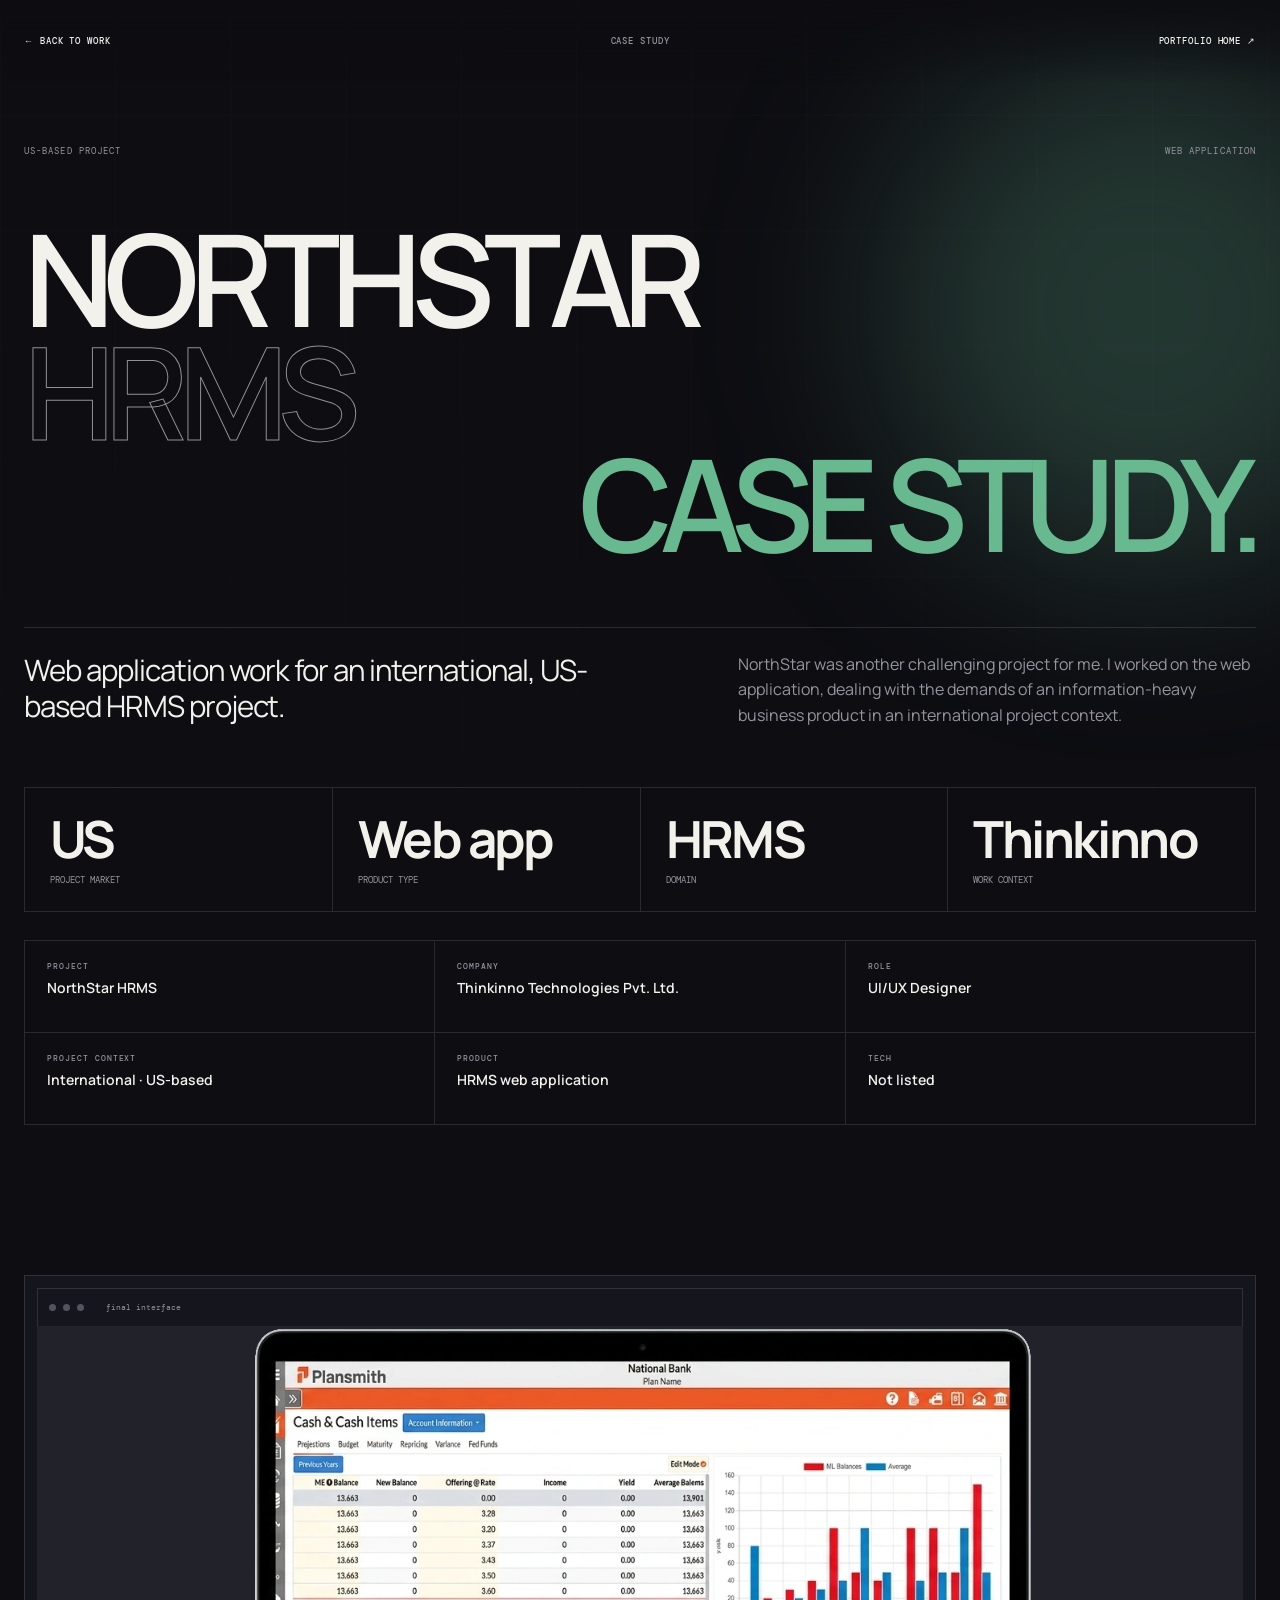
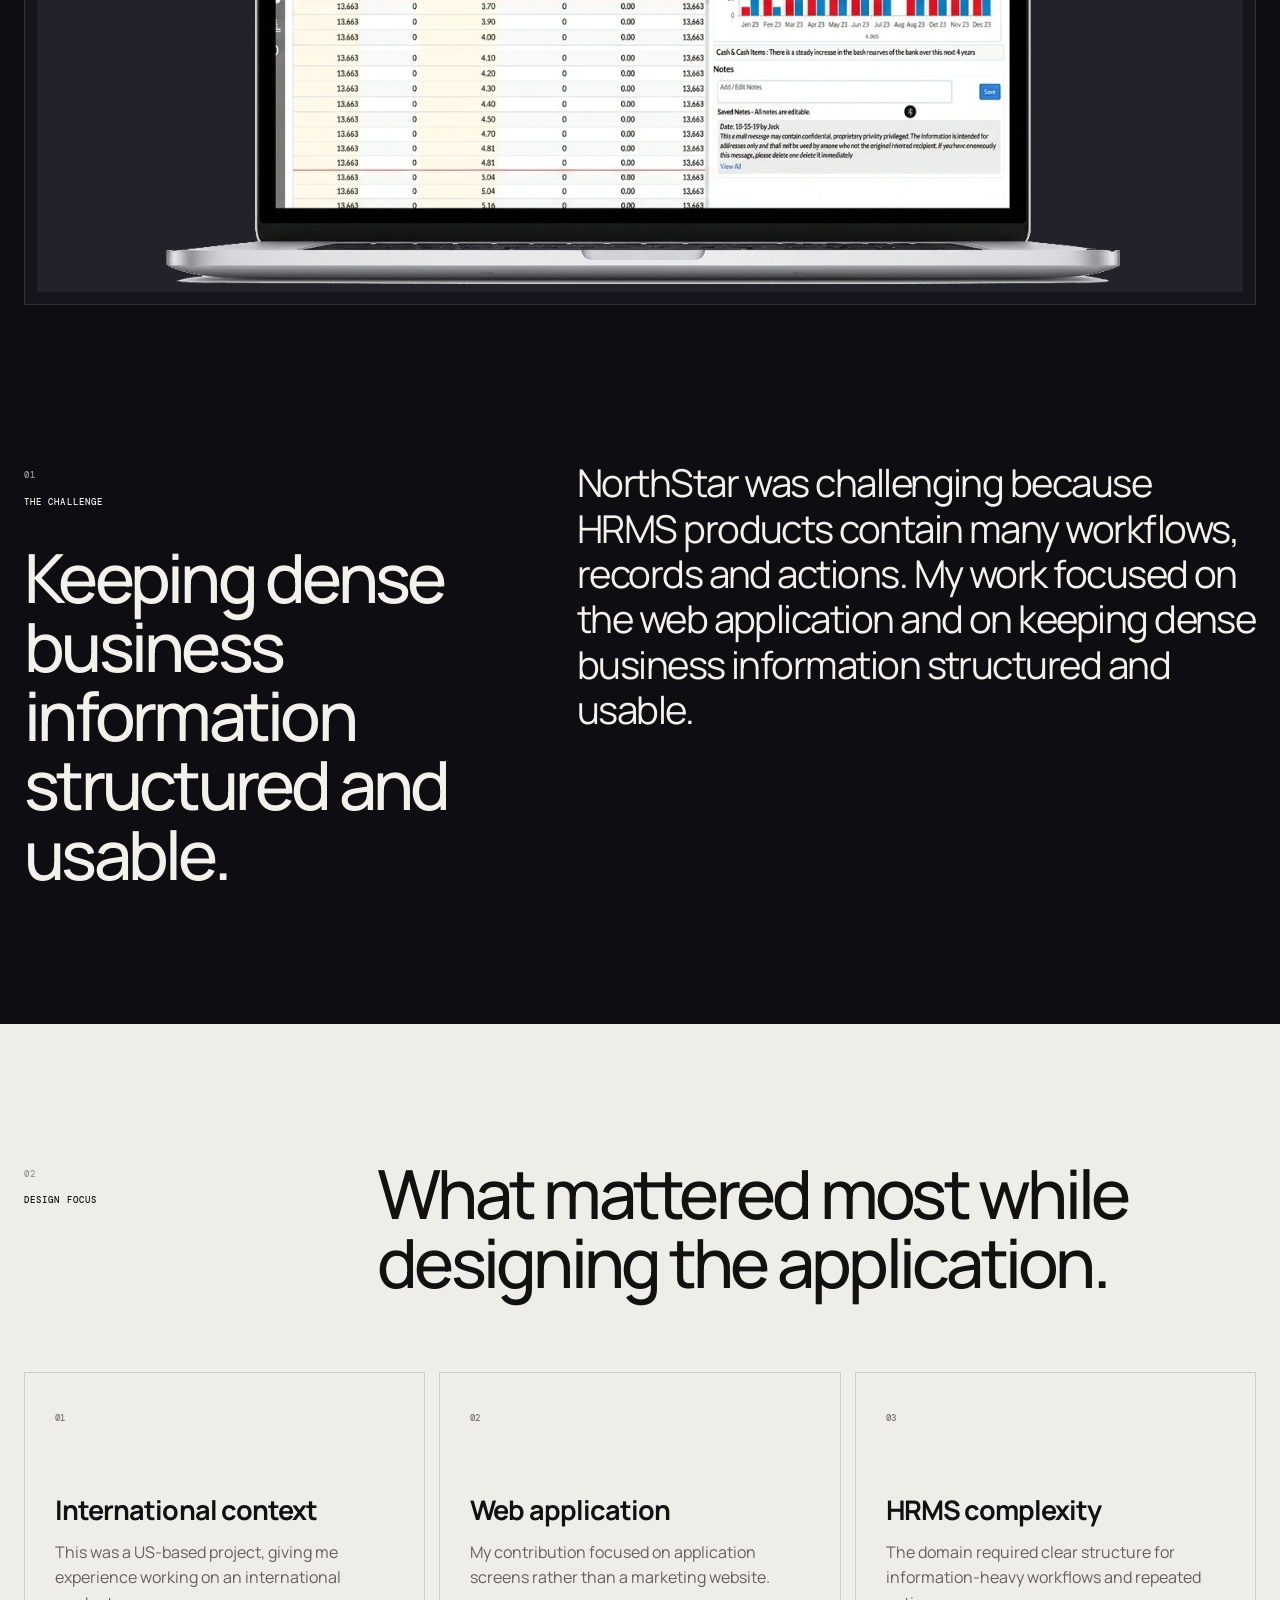
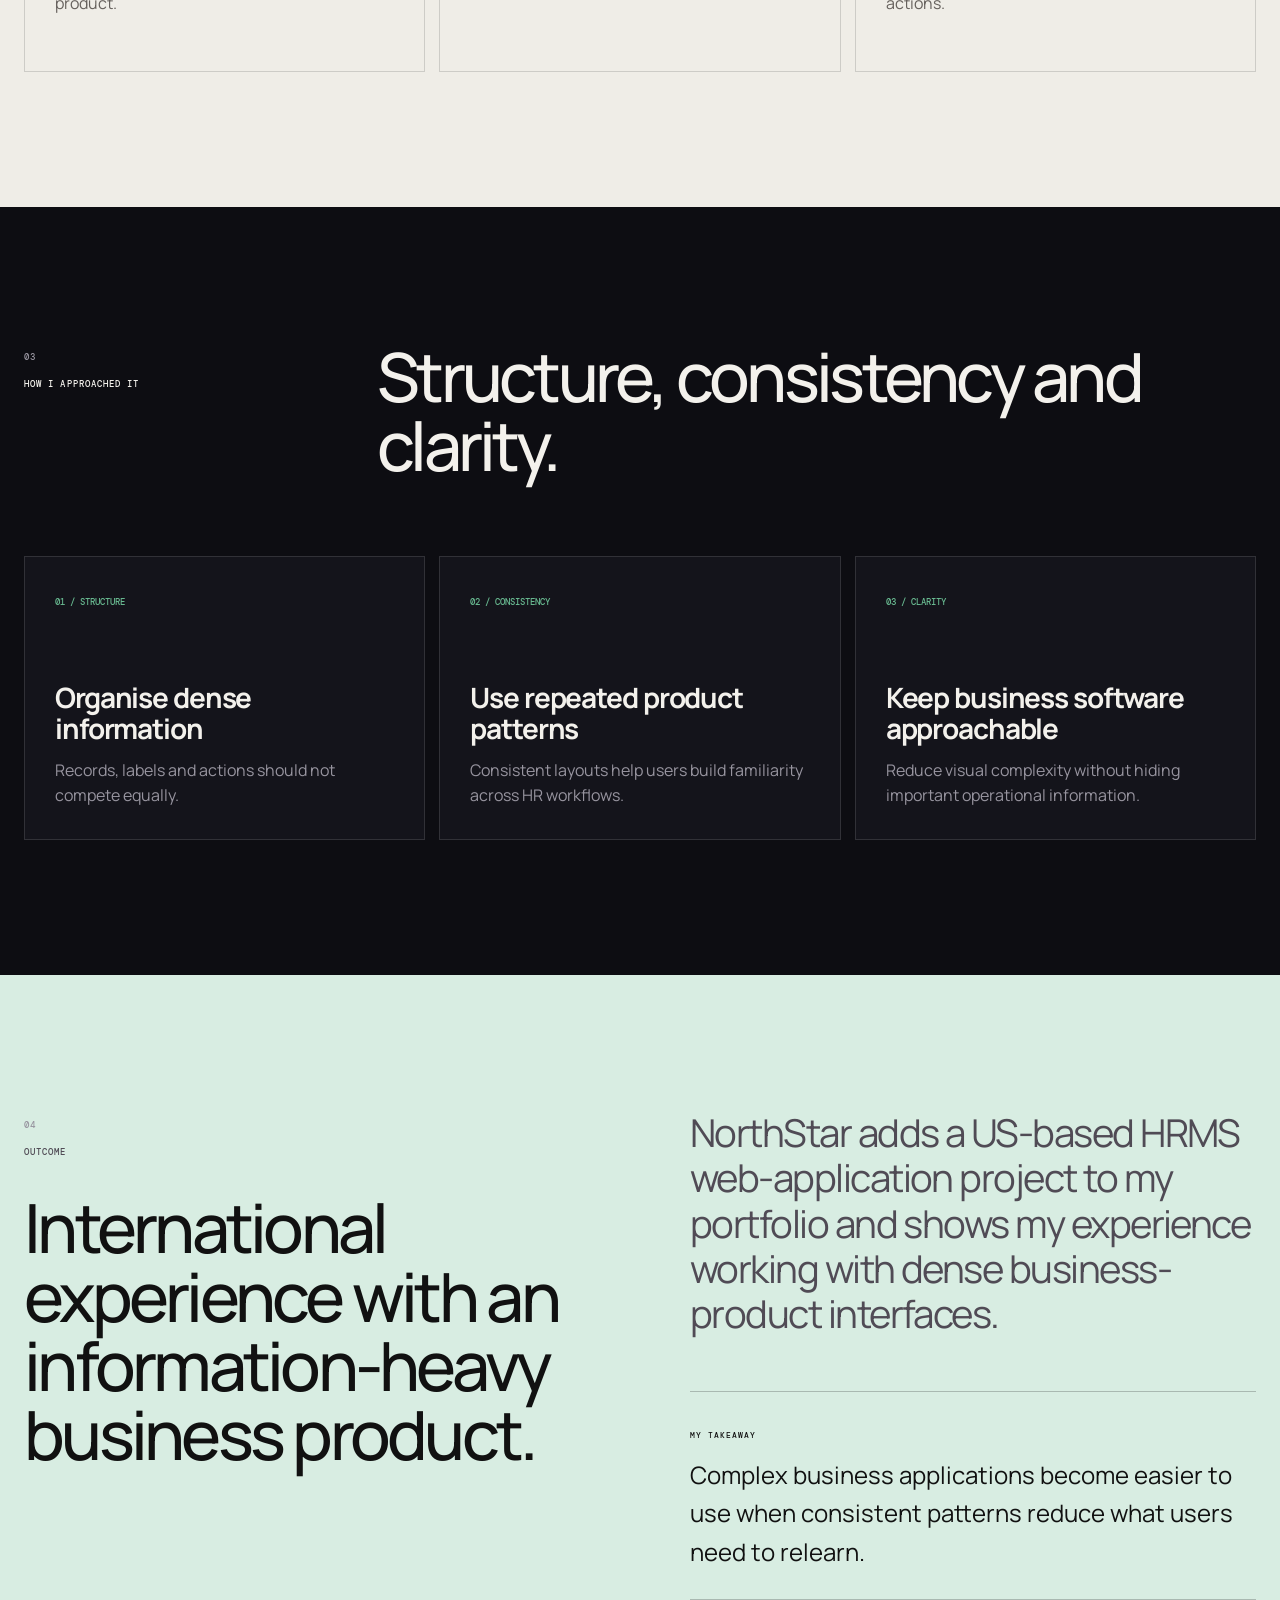
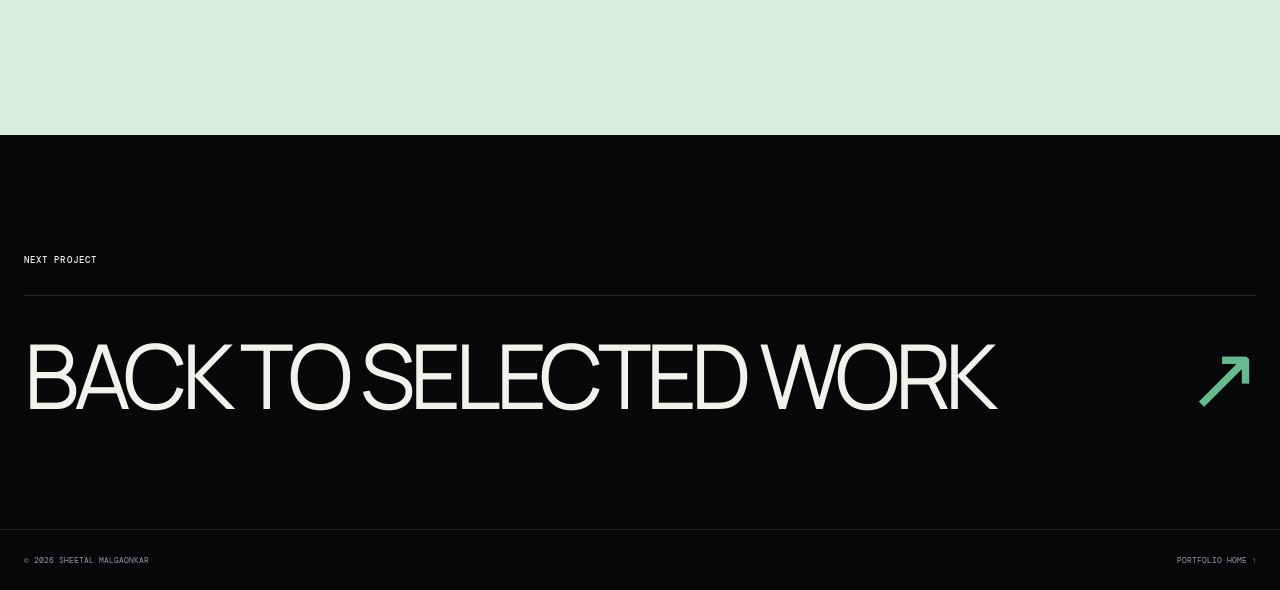
<file: northstar-case-study.html>
<!doctype html><html lang="en"><head><meta charset="utf-8"><meta name="viewport" content="width=device-width,initial-scale=1"><title>NorthStar HRMS — Sheetal Malgaonkar</title><link rel="preconnect" href="https://fonts.googleapis.com"><link rel="preconnect" href="https://fonts.gstatic.com" crossorigin><link href="https://fonts.googleapis.com/css2?family=DM+Mono:wght@300;400;500&family=Manrope:wght@400;500;600;700&display=swap" rel="stylesheet"><link rel="stylesheet" href="case-study-shared.css"></head><body class="northstar"><div class="progress"><span></span></div><header class="nav"><div class="shell navin"><a href="index.html#work">← BACK TO WORK</a><span>CASE STUDY</span><a href="index.html">PORTFOLIO HOME ↗</a></div></header><main><section class="hero"><div class="grid"></div><div class="orb"></div><div class="shell"><div class="kicker reveal"><span>US-BASED PROJECT</span><span>WEB APPLICATION</span></div><h1><span class="line">NORTHSTAR</span><span class="line outline">HRMS</span><span class="line right accent">CASE STUDY.</span></h1><div class="summary reveal"><p class="lead">Web application work for an international, US-based HRMS project.</p><p>NorthStar was another challenging project for me. I worked on the web application, dealing with the demands of an information-heavy business product in an international project context.</p></div><div class="stats reveal"><div><strong>US</strong><span>Project market</span></div><div><strong>Web app</strong><span>Product type</span></div><div><strong>HRMS</strong><span>Domain</span></div><div><strong>Thinkinno</strong><span>Work context</span></div></div><div class="project-meta reveal"><div><span>PROJECT</span><strong>NorthStar HRMS</strong></div><div><span>COMPANY</span><strong>Thinkinno Technologies Pvt. Ltd.</strong></div><div><span>ROLE</span><strong>UI/UX Designer</strong></div><div><span>PROJECT CONTEXT</span><strong>International · US-based</strong></div><div><span>PRODUCT</span><strong>HRMS web application</strong></div><div><span>TECH</span><strong>Not listed</strong></div></div></div></section><section class="shot reveal"><div class="shell"><div class="frame"><div class="bar"><span></span><span></span><span></span><div>final interface</div></div><div class="media"><img src="assets/img/northstar.webp" alt="NorthStar HRMS interface"></div></div></div></section><section class="section"><div class="shell two"><div class="sticky reveal"><span class="no">01</span><p class="eyebrow">THE CHALLENGE</p><h2>Keeping dense business information structured and usable.</h2></div><div><p class="big reveal">NorthStar was challenging because HRMS products contain many workflows, records and actions. My work focused on the web application and on keeping dense business information structured and usable.</p></div></div></section><section class="section light"><div class="shell"><div class="head reveal"><div><span class="no">02</span><p class="eyebrow">DESIGN FOCUS</p></div><h2>What mattered most while designing the application.</h2></div><div class="cards"><article class="card reveal"><span>01</span><h3>International context</h3><p>This was a US-based project, giving me experience working on an international product.</p></article><article class="card reveal"><span>02</span><h3>Web application</h3><p>My contribution focused on application screens rather than a marketing website.</p></article><article class="card reveal"><span>03</span><h3>HRMS complexity</h3><p>The domain required clear structure for information-heavy workflows and repeated actions.</p></article></div></div></section><section class="section"><div class="shell"><div class="head reveal"><div><span class="no">03</span><p class="eyebrow">HOW I APPROACHED IT</p></div><h2>Structure, consistency and clarity.</h2></div><div class="timeline"><article class="step reveal"><span>01 / STRUCTURE</span><h3>Organise dense information</h3><p>Records, labels and actions should not compete equally.</p></article><article class="step reveal"><span>02 / CONSISTENCY</span><h3>Use repeated product patterns</h3><p>Consistent layouts help users build familiarity across HR workflows.</p></article><article class="step reveal"><span>03 / CLARITY</span><h3>Keep business software approachable</h3><p>Reduce visual complexity without hiding important operational information.</p></article></div></div></section><section class="section outcome"><div class="shell outgrid"><div class="outcome reveal"><span class="no">04</span><p class="eyebrow">OUTCOME</p><h2>International experience with an information-heavy business product.</h2></div><div><p class="big reveal">NorthStar adds a US-based HRMS web-application project to my portfolio and shows my experience working with dense business-product interfaces.</p><div class="takeaway reveal"><span>MY TAKEAWAY</span><p>Complex business applications become easier to use when consistent patterns reduce what users need to relearn.</p></div></div></div></section><section class="next"><div class="shell"><span class="eyebrow">NEXT PROJECT</span><a href="index.html#work"><span>BACK TO SELECTED WORK</span><b>↗</b></a></div></section></main><footer><div class="shell foot"><span>© <span id="year"></span> SHEETAL MALGAONKAR</span><a href="index.html">PORTFOLIO HOME ↑</a></div></footer><script src="case-study-shared.js"></script></body></html>
</file>
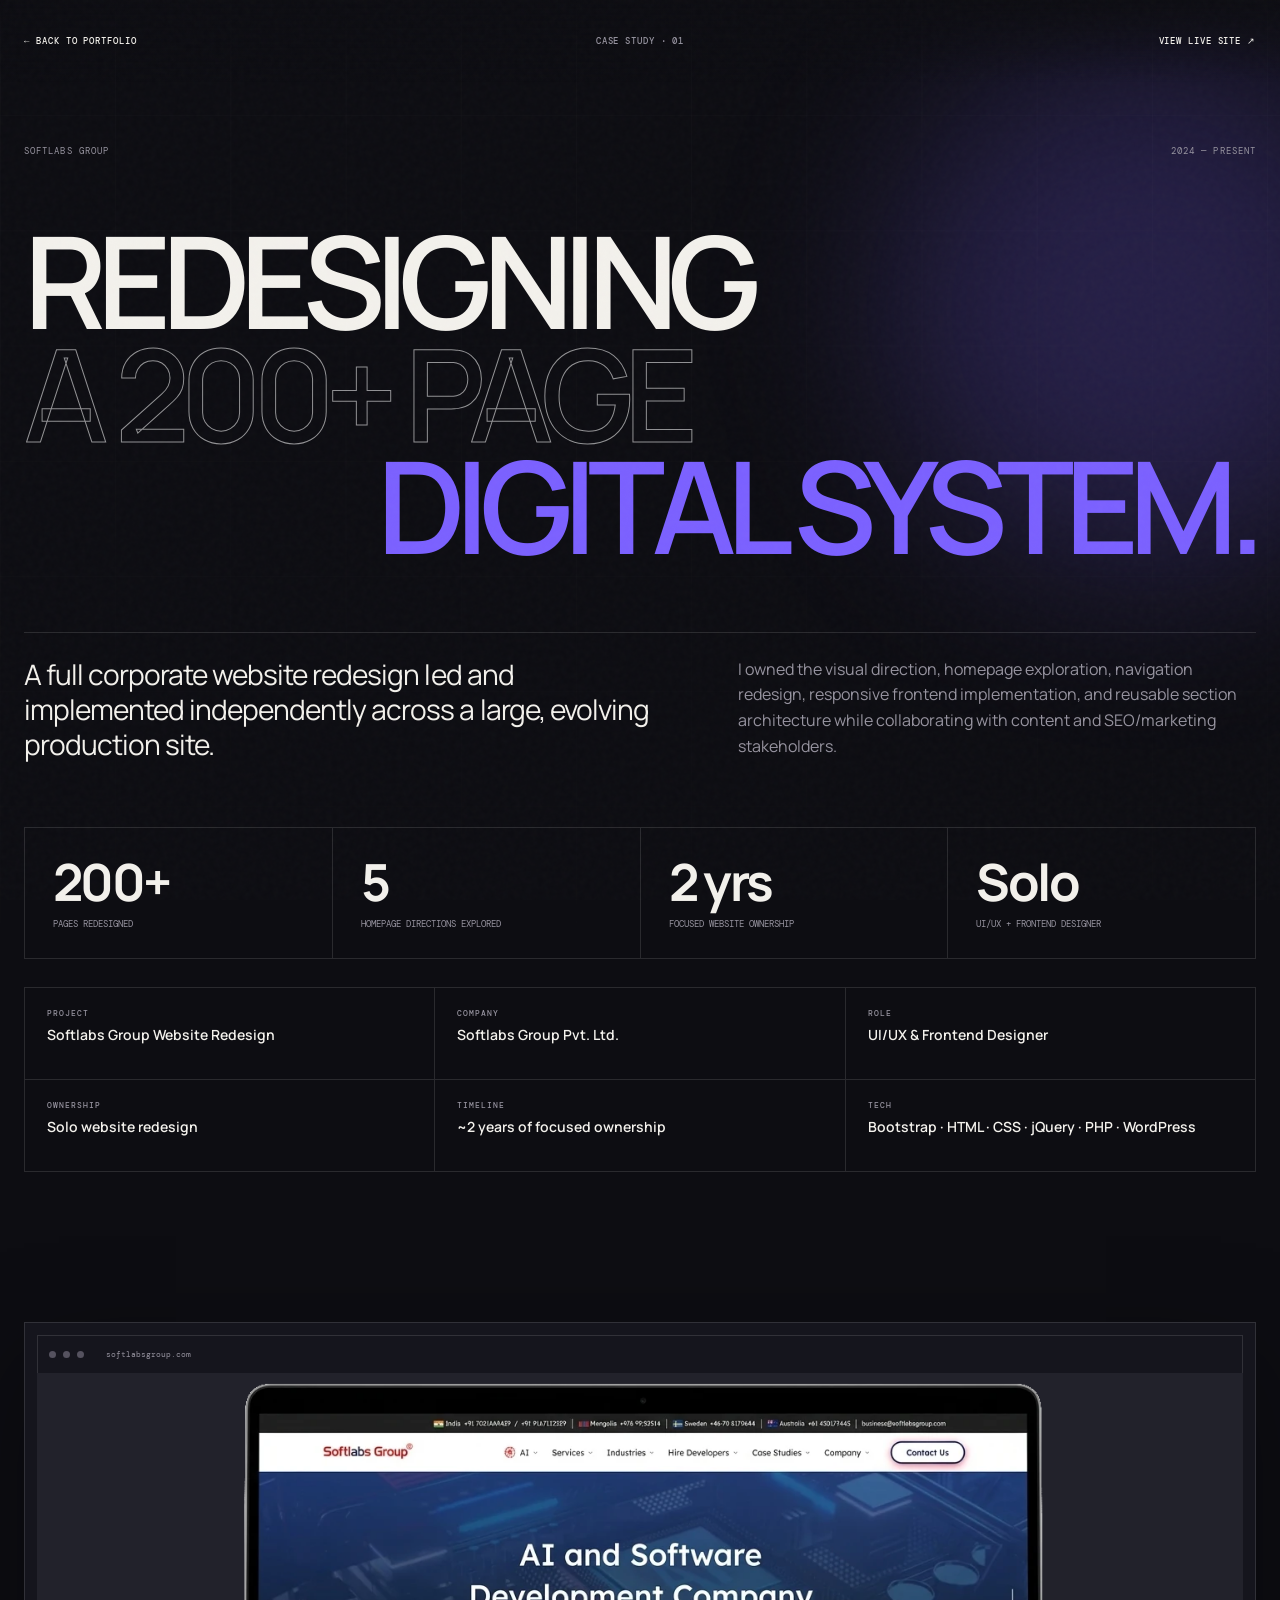
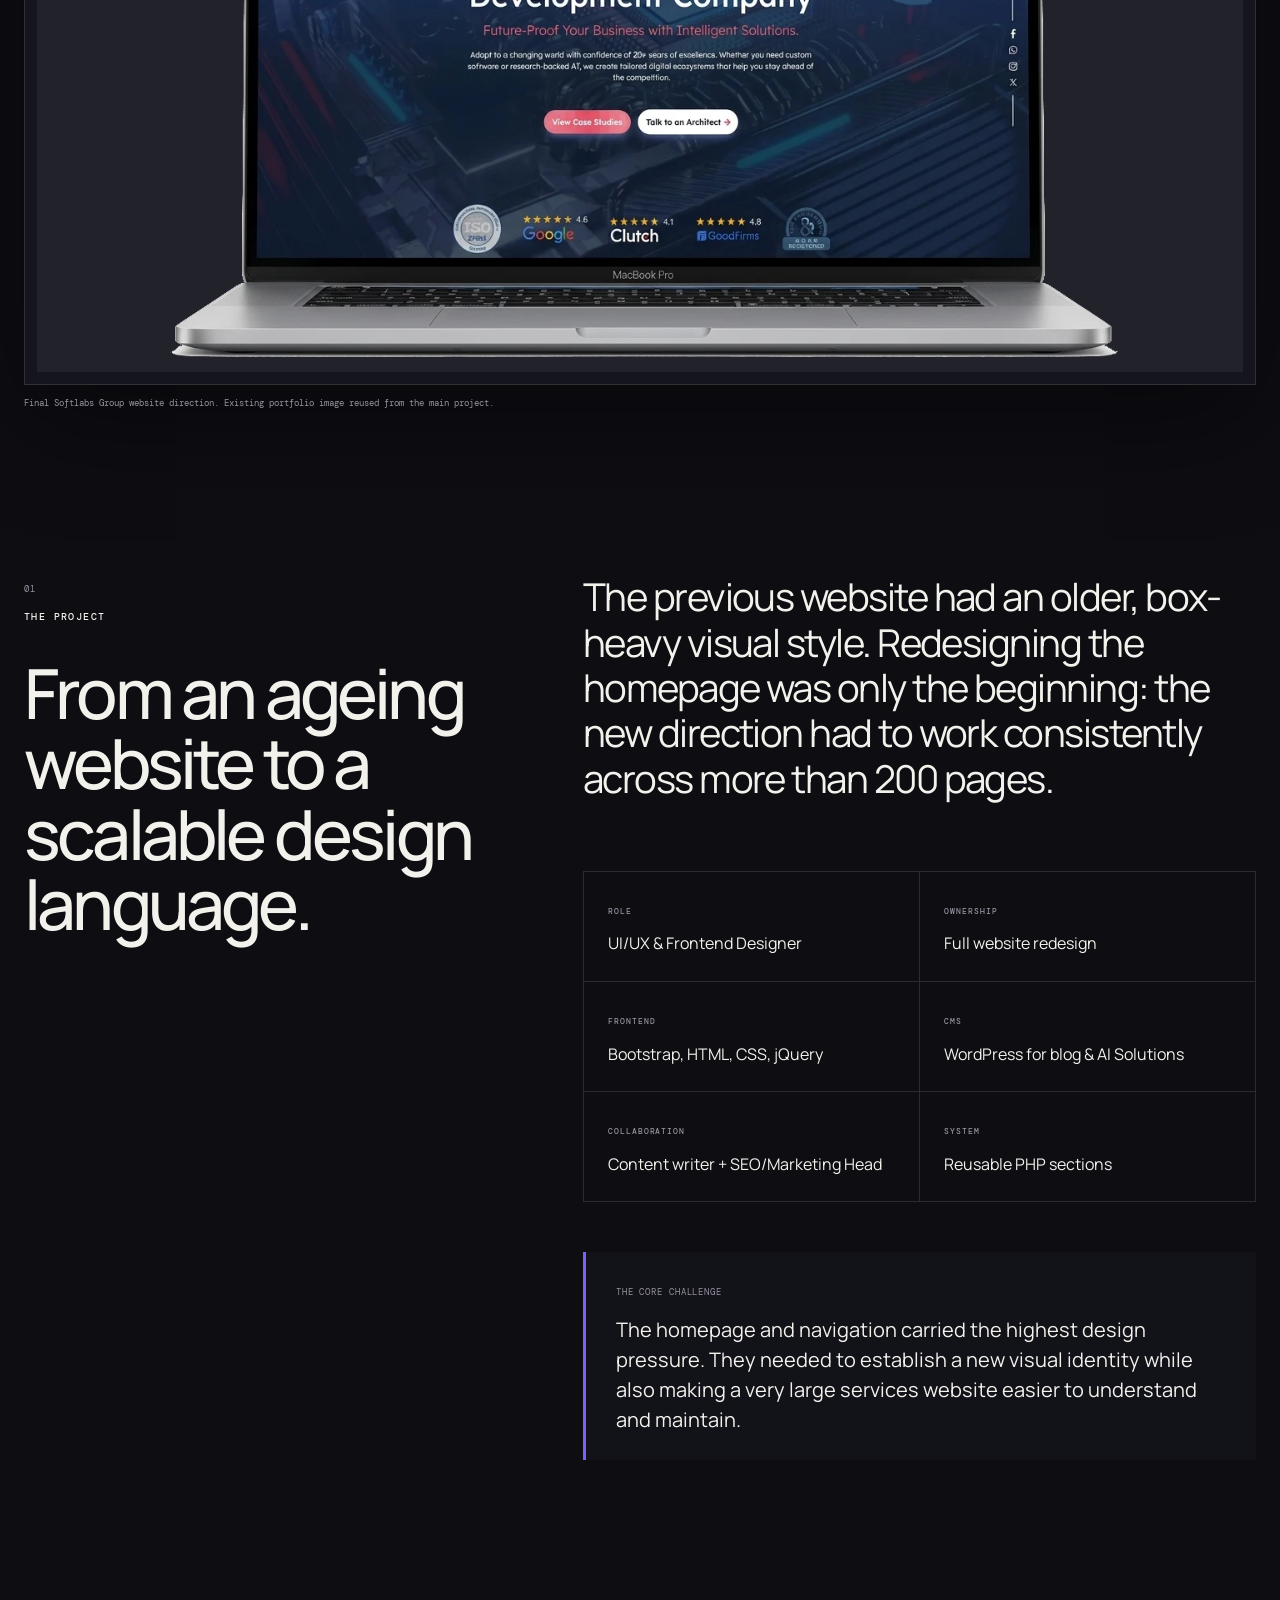
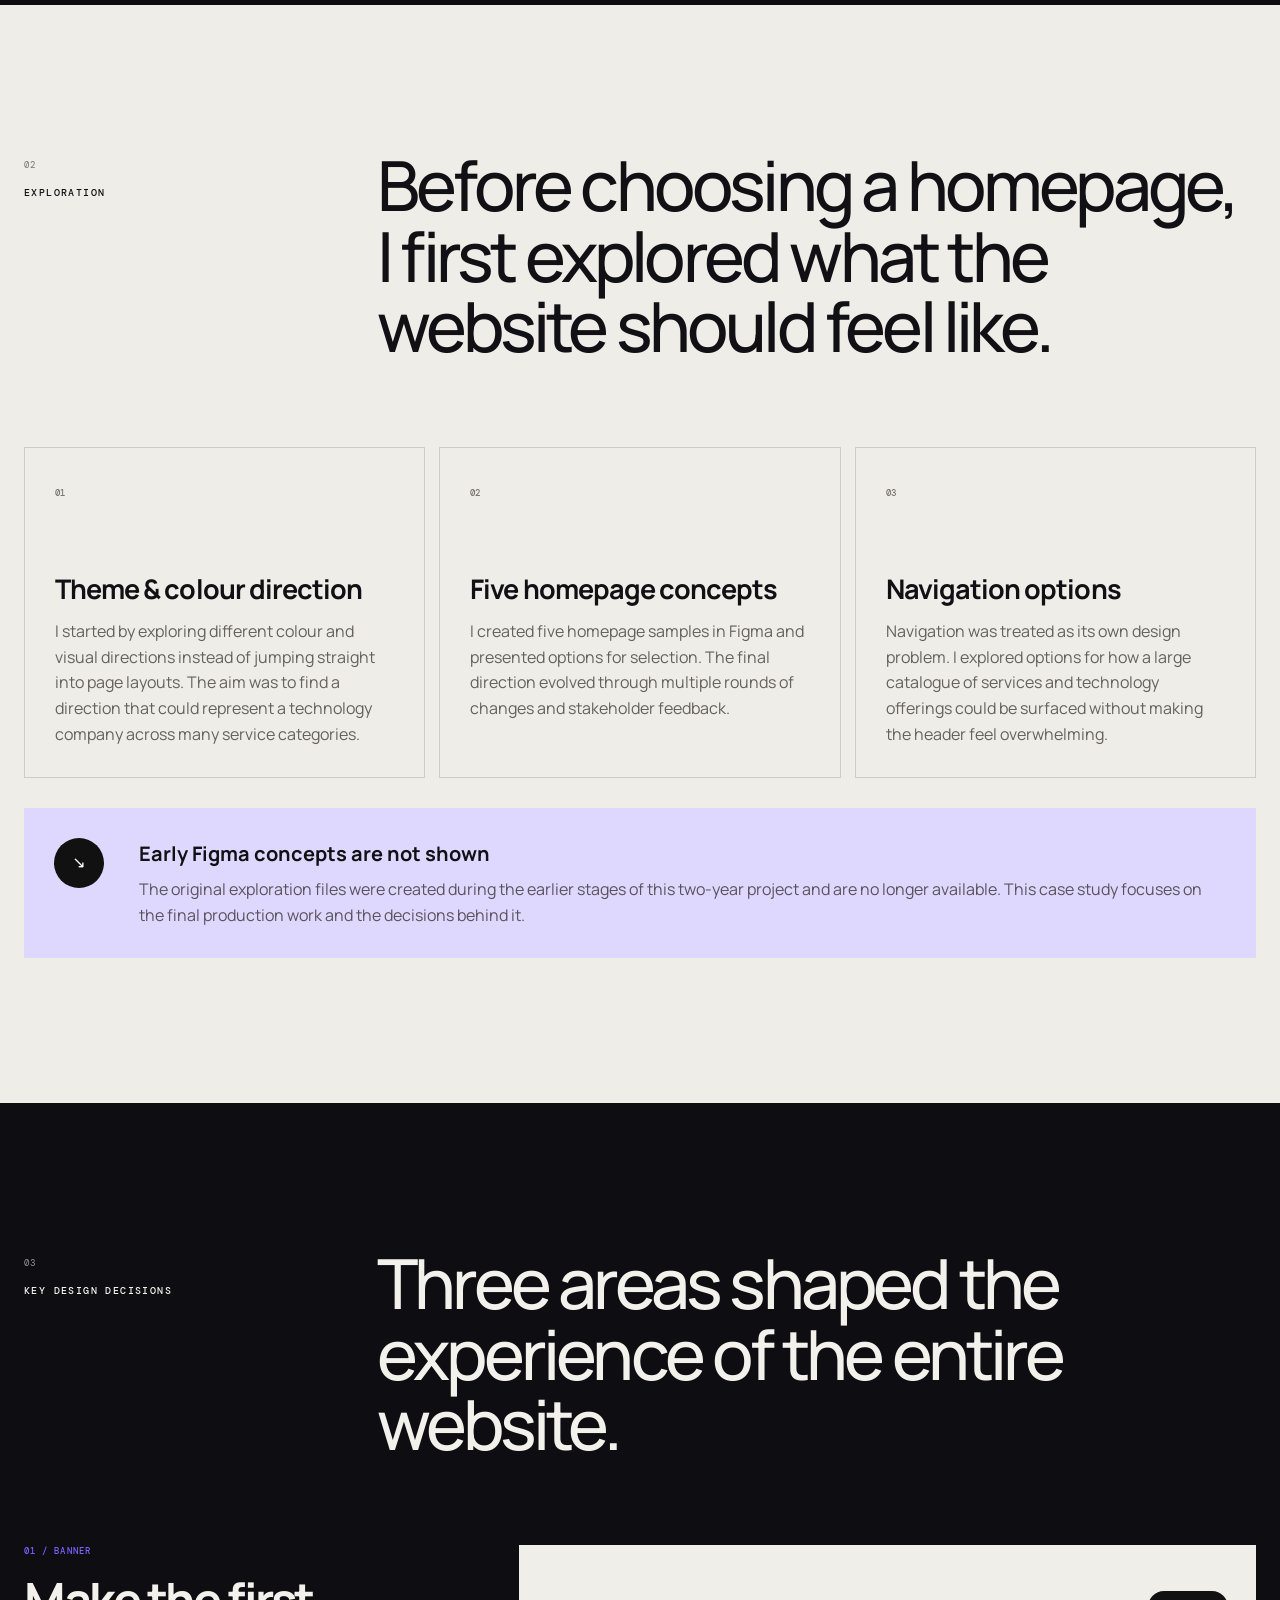
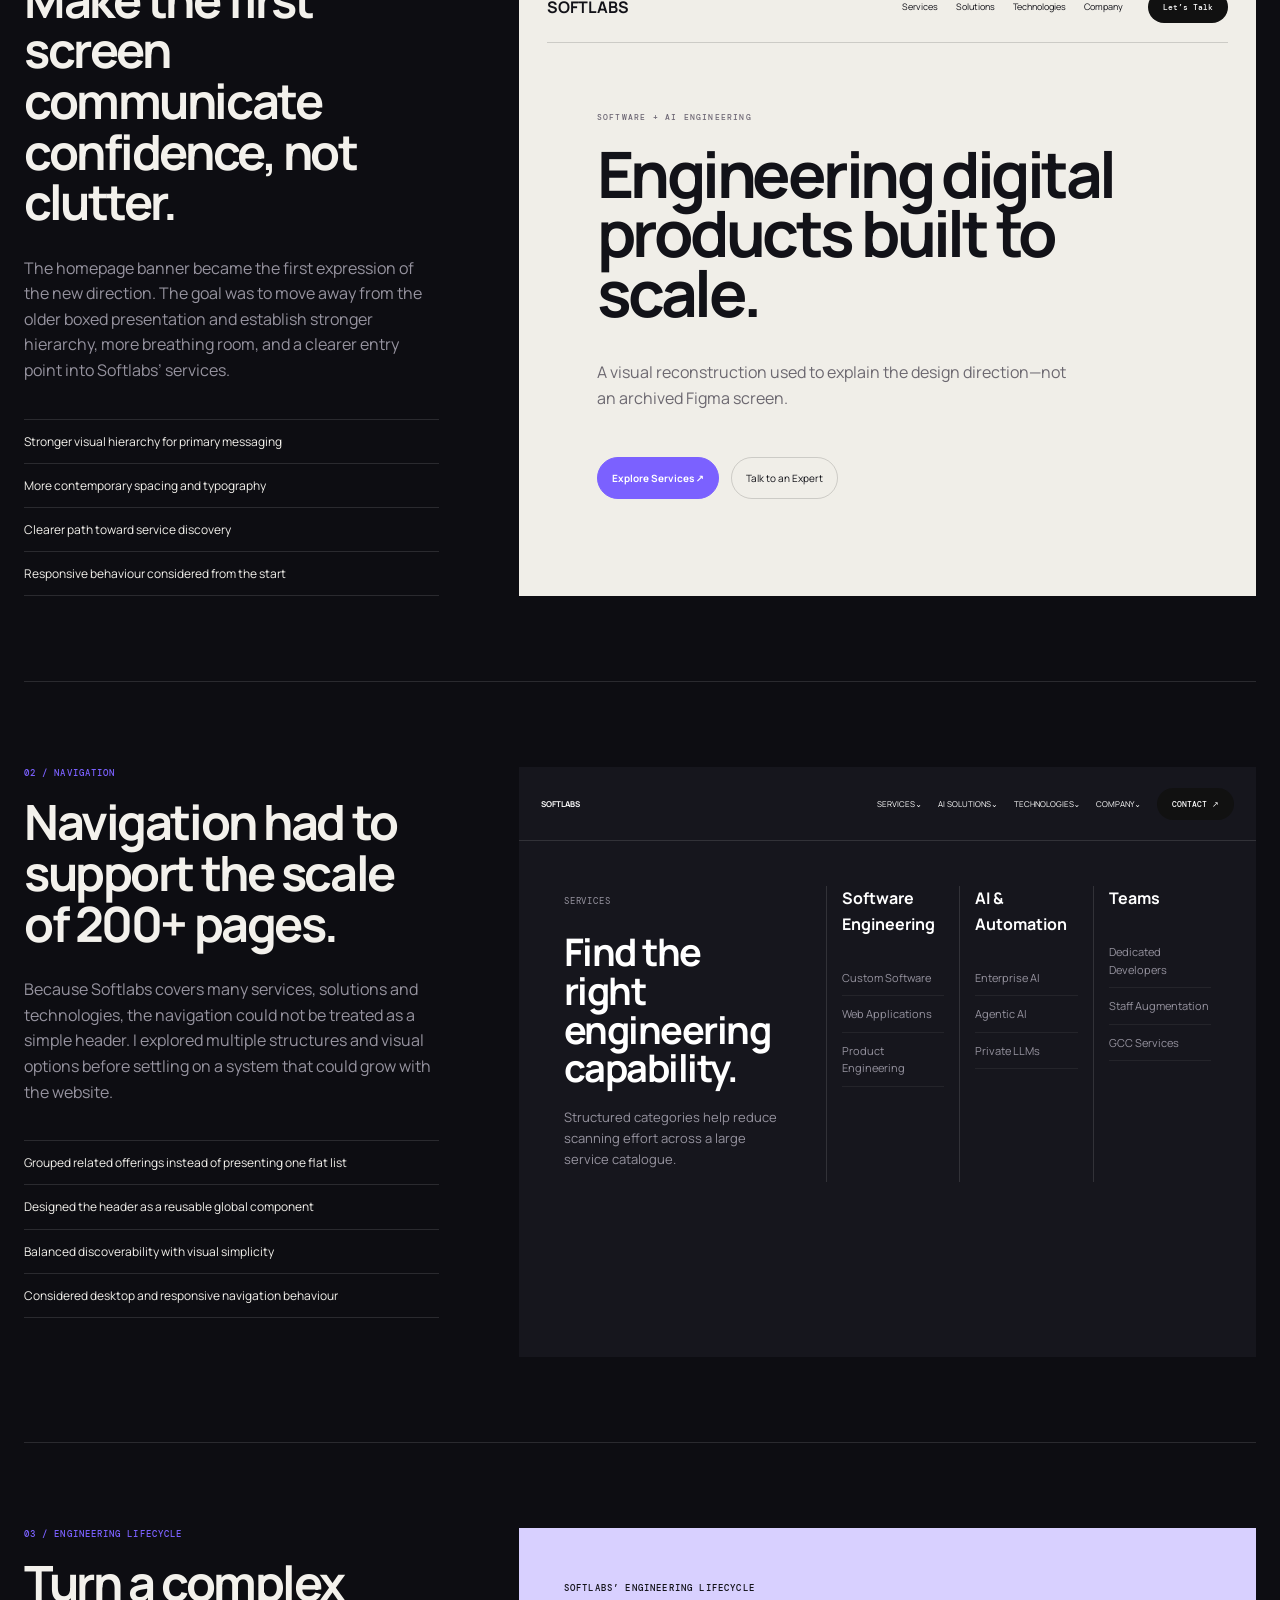
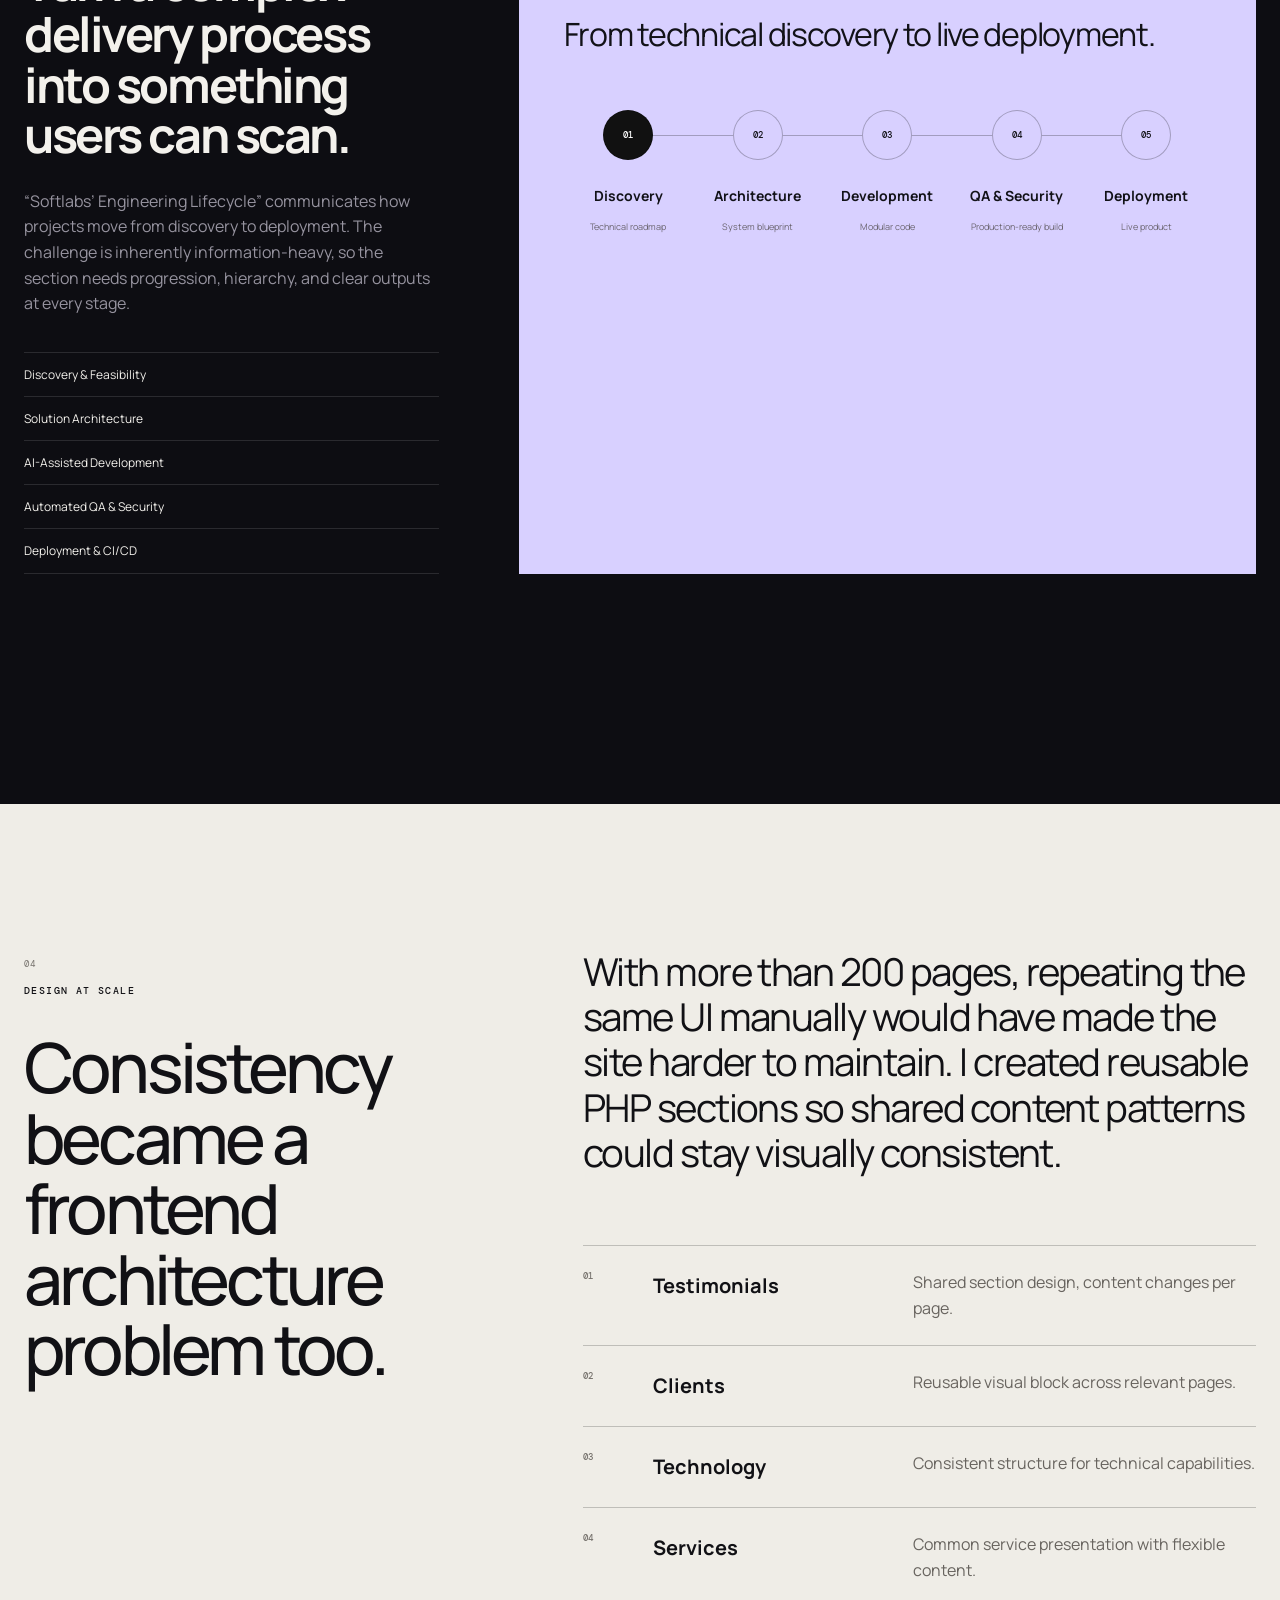
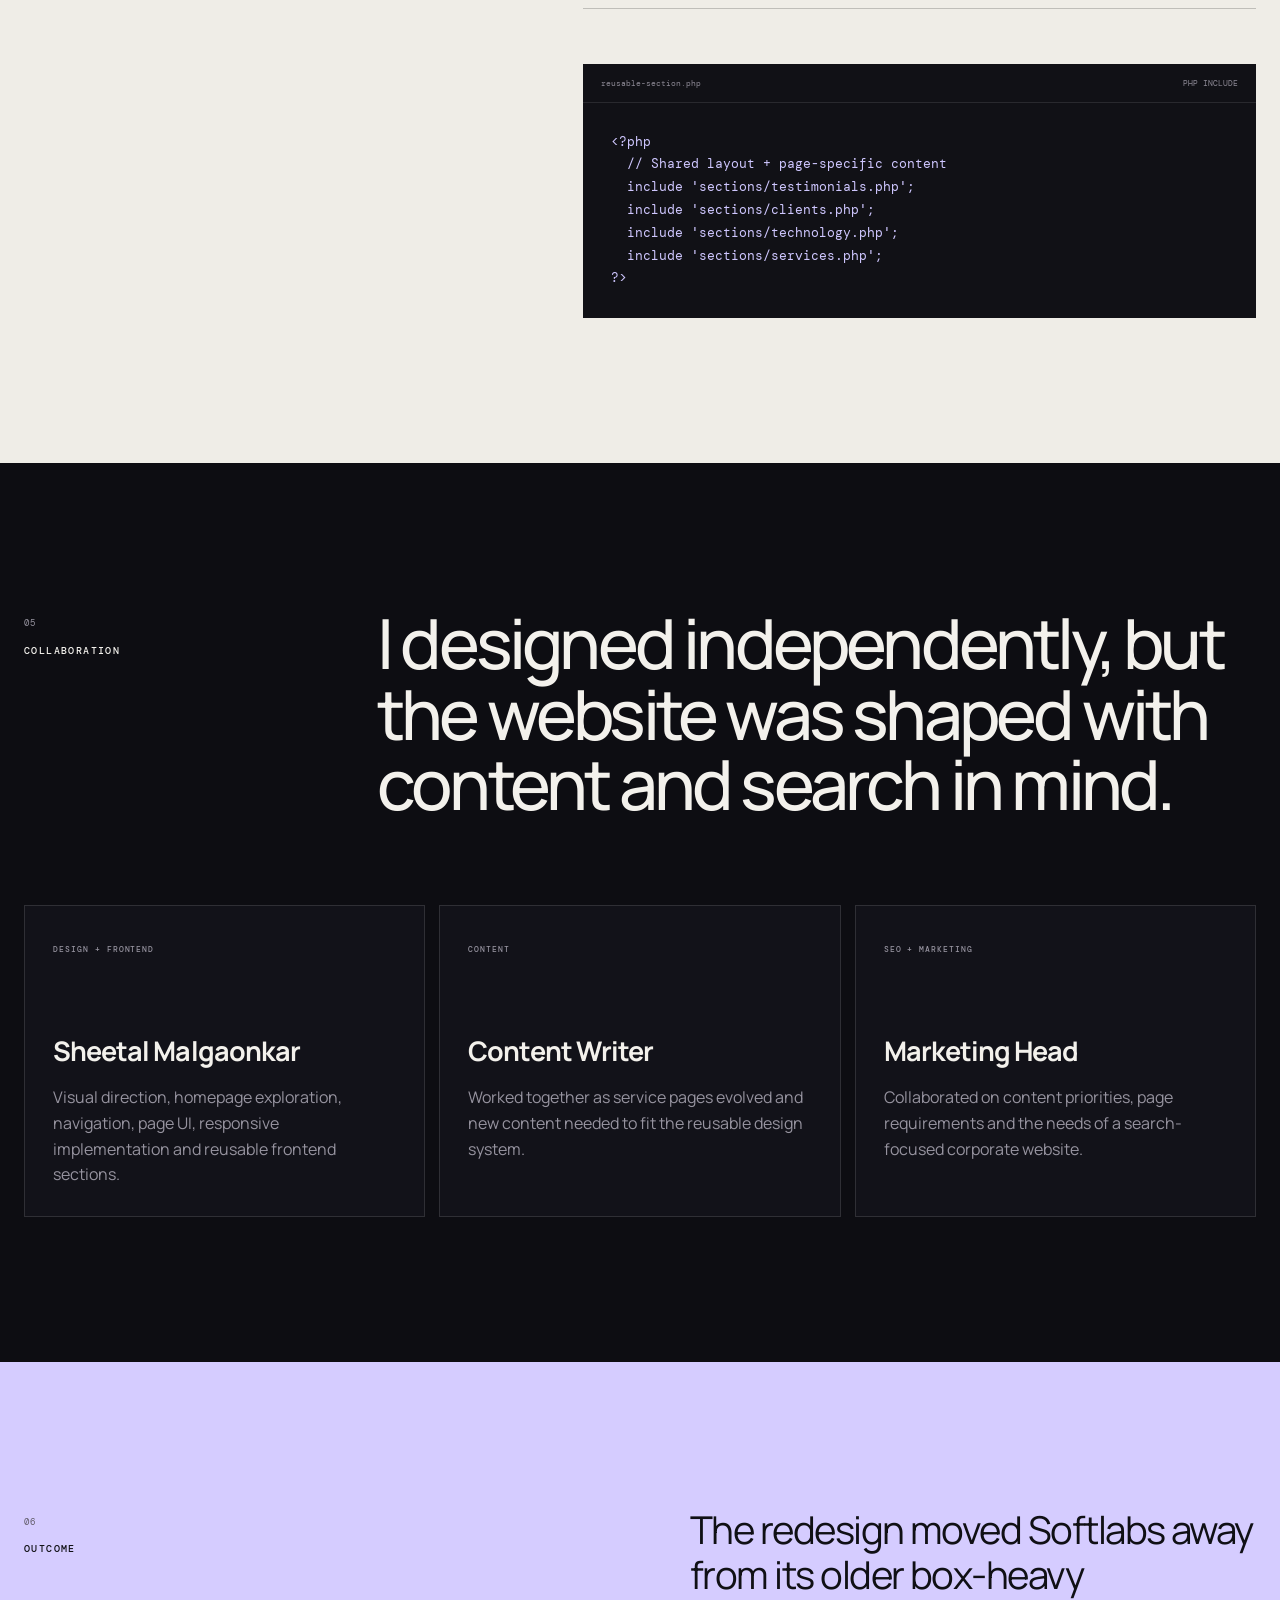
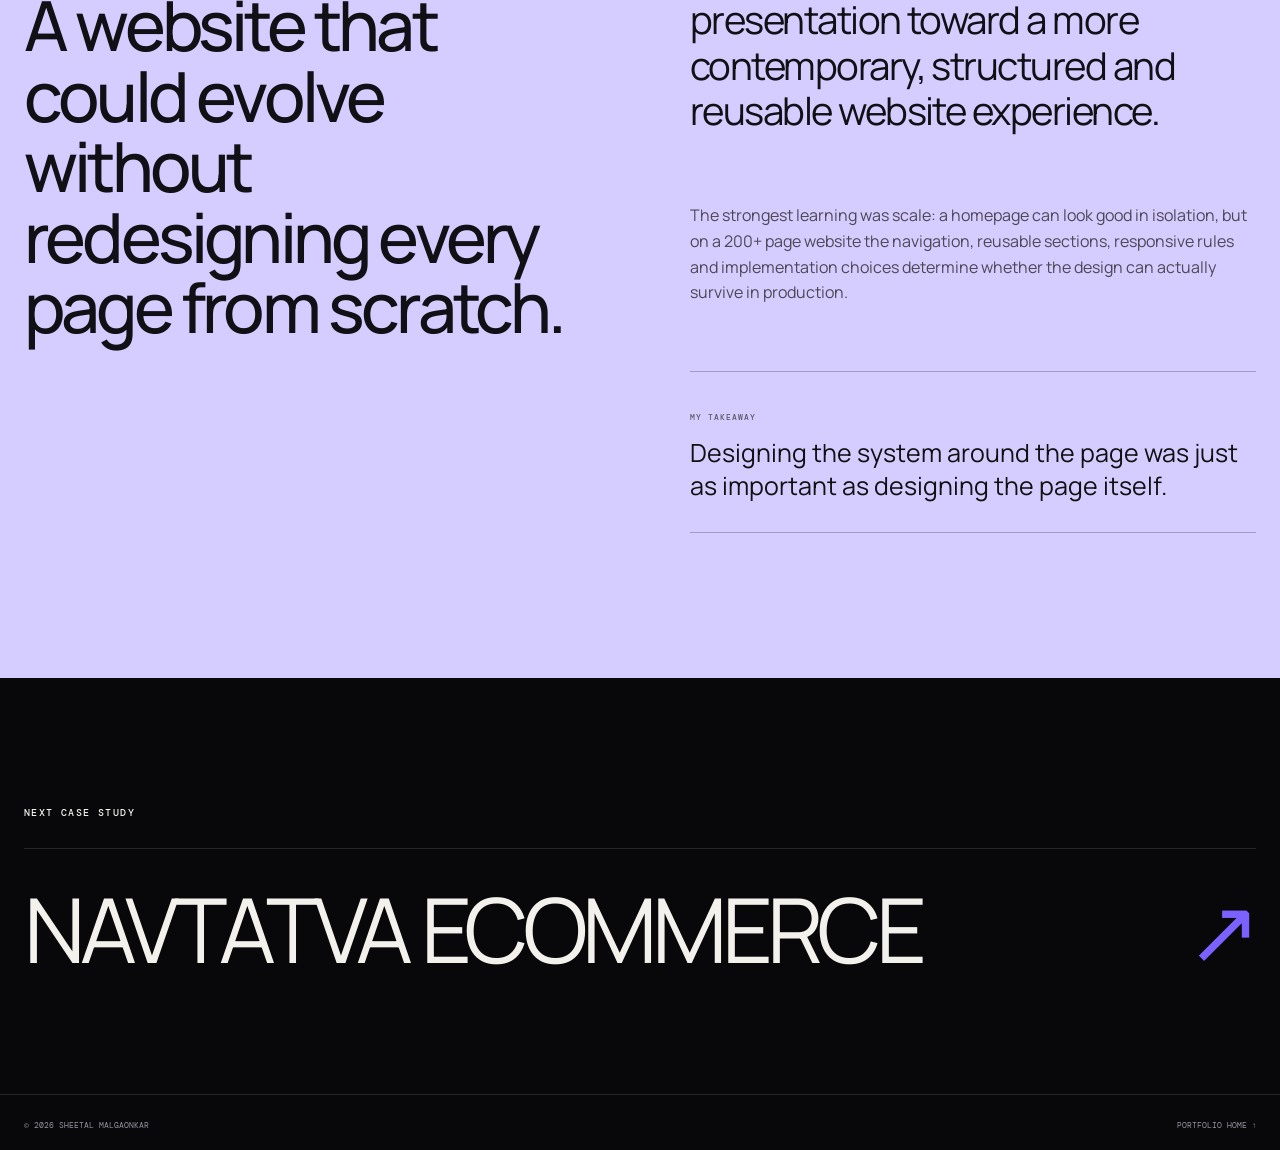
<file: softlabs-case-study.html>
<!doctype html>
<html lang="en">
<head>
  <meta charset="utf-8">
  <meta name="viewport" content="width=device-width, initial-scale=1">
  <meta name="description" content="Softlabs Group website redesign case study by Sheetal Malgaonkar.">
  <title>Softlabs Group Redesign — Sheetal Malgaonkar</title>
  <link rel="preconnect" href="https://fonts.googleapis.com">
  <link rel="preconnect" href="https://fonts.gstatic.com" crossorigin>
  <link href="https://fonts.googleapis.com/css2?family=DM+Mono:wght@300;400;500&family=Manrope:wght@400;500;600;700&display=swap" rel="stylesheet">
  <link rel="stylesheet" href="softlabs-case-study.css">
</head>
<body>
  <div class="progress"><span></span></div>
  <div class="grain"></div>

  <header class="case-nav">
    <div class="shell nav-inner">
      <a href="index.html" class="back-link">← BACK TO PORTFOLIO</a>
      <div class="project-id">CASE STUDY · 01</div>
      <a href="https://www.softlabsgroup.com/" class="live-link" target="_blank" rel="noreferrer">VIEW LIVE SITE ↗</a>
    </div>
  </header>

  <main>
    <section class="case-hero">
      <div class="case-hero-grid"></div>
      <div class="hero-orb"></div>

      <div class="shell hero-content">
        <div class="kicker reveal">
          <span>SOFTLABS GROUP</span>
          <span>2024 — PRESENT</span>
        </div>

        <h1>
          <span class="line"><span>REDESIGNING</span></span>
          <span class="line outline"><span>A 200+ PAGE</span></span>
          <span class="line right accent"><span>DIGITAL SYSTEM.</span></span>
        </h1>

        <div class="hero-summary reveal">
          <p class="lead">
            A full corporate website redesign led and implemented independently across a large, evolving production site.
          </p>
          <p>
            I owned the visual direction, homepage exploration, navigation redesign, responsive frontend implementation,
            and reusable section architecture while collaborating with content and SEO/marketing stakeholders.
          </p>
        </div>

        <div class="hero-stats reveal">
          <div><strong>200+</strong><span>Pages redesigned</span></div>
          <div><strong>5</strong><span>Homepage directions explored</span></div>
          <div><strong>2 yrs</strong><span>Focused website ownership</span></div>
          <div><strong>Solo</strong><span>UI/UX + frontend designer</span></div>
        </div>        <div class="project-meta reveal">
          <div><span>PROJECT</span><strong>Softlabs Group Website Redesign</strong></div>
          <div><span>COMPANY</span><strong>Softlabs Group Pvt. Ltd.</strong></div>
          <div><span>ROLE</span><strong>UI/UX & Frontend Designer</strong></div>
          <div><span>OWNERSHIP</span><strong>Solo website redesign</strong></div>
          <div><span>TIMELINE</span><strong>~2 years of focused ownership</strong></div>
          <div><span>TECH</span><strong>Bootstrap · HTML · CSS · jQuery · PHP · WordPress</strong></div>
        </div>
      </div>
    </section>

    <section class="project-shot reveal">
      <div class="shell">
        <div class="browser-frame">
          <div class="browser-top"><span></span><span></span><span></span><div>softlabsgroup.com</div></div>
          <div class="browser-media">
            <img src="assets/img/softlabs-group.webp" alt="Softlabs Group redesigned website">
          </div>
        </div>
        <p class="caption">Final Softlabs Group website direction. Existing portfolio image reused from the main project.</p>
      </div>
    </section>

    <section class="section overview">
      <div class="shell two-col">
        <div class="sticky-head reveal">
          <span class="section-no">01</span>
          <p class="eyebrow">THE PROJECT</p>
          <h2>From an ageing website to a scalable design language.</h2>
        </div>

        <div class="story">
          <p class="big reveal">
            The previous website had an older, box-heavy visual style. Redesigning the homepage was only the beginning:
            the new direction had to work consistently across more than 200 pages.
          </p>

          <div class="info-grid reveal">
            <div><span>ROLE</span><p>UI/UX & Frontend Designer</p></div>
            <div><span>OWNERSHIP</span><p>Full website redesign</p></div>
            <div><span>FRONTEND</span><p>Bootstrap, HTML, CSS, jQuery</p></div>
            <div><span>CMS</span><p>WordPress for blog & AI Solutions</p></div>
            <div><span>COLLABORATION</span><p>Content writer + SEO/Marketing Head</p></div>
            <div><span>SYSTEM</span><p>Reusable PHP sections</p></div>
          </div>

          <div class="challenge-box reveal">
            <span class="small-label">THE CORE CHALLENGE</span>
            <p>
              The homepage and navigation carried the highest design pressure. They needed to establish a new visual
              identity while also making a very large services website easier to understand and maintain.
            </p>
          </div>
        </div>
      </div>
    </section>

    <section class="section exploration light">
      <div class="shell">
        <div class="section-head reveal">
          <div><span class="section-no">02</span><p class="eyebrow">EXPLORATION</p></div>
          <h2>Before choosing a homepage, I first explored what the website should feel like.</h2>
        </div>

        <div class="explore-grid">
          <article class="explore-card reveal">
            <span>01</span>
            <h3>Theme & colour direction</h3>
            <p>I started by exploring different colour and visual directions instead of jumping straight into page layouts. The aim was to find a direction that could represent a technology company across many service categories.</p>
          </article>

          <article class="explore-card reveal">
            <span>02</span>
            <h3>Five homepage concepts</h3>
            <p>I created five homepage samples in Figma and presented options for selection. The final direction evolved through multiple rounds of changes and stakeholder feedback.</p>
          </article>

          <article class="explore-card reveal">
            <span>03</span>
            <h3>Navigation options</h3>
            <p>Navigation was treated as its own design problem. I explored options for how a large catalogue of services and technology offerings could be surfaced without making the header feel overwhelming.</p>
          </article>
        </div>

        <div class="artifact-note reveal">
          <div class="note-icon">↘</div>
          <div>
            <h3>Early Figma concepts are not shown</h3>
            <p>The original exploration files were created during the earlier stages of this two-year project and are no longer available. This case study focuses on the final production work and the decisions behind it.</p>
          </div>
        </div>
      </div>
    </section>

    <section class="section decisions">
      <div class="shell">
        <div class="section-head reveal">
          <div><span class="section-no">03</span><p class="eyebrow">KEY DESIGN DECISIONS</p></div>
          <h2>Three areas shaped the experience of the entire website.</h2>
        </div>

        <article class="decision reveal">
          <div class="decision-copy">
            <div class="decision-index">01 / BANNER</div>
            <h3>Make the first screen communicate confidence, not clutter.</h3>
            <p>The homepage banner became the first expression of the new direction. The goal was to move away from the older boxed presentation and establish stronger hierarchy, more breathing room, and a clearer entry point into Softlabs’ services.</p>
            <ul>
              <li>Stronger visual hierarchy for primary messaging</li>
              <li>More contemporary spacing and typography</li>
              <li>Clearer path toward service discovery</li>
              <li>Responsive behaviour considered from the start</li>
            </ul>
          </div>

          <div class="decision-visual hero-demo">
            <div class="mock-nav">
              <strong>SOFTLABS</strong>
              <div><span>Services</span><span>Solutions</span><span>Technologies</span><span>Company</span></div>
              <button>Let’s Talk</button>
            </div>
            <div class="mock-hero">
              <span>SOFTWARE + AI ENGINEERING</span>
              <h4>Engineering digital products built to scale.</h4>
              <p>A visual reconstruction used to explain the design direction—not an archived Figma screen.</p>
              <div class="mock-actions"><b>Explore Services ↗</b><i>Talk to an Expert</i></div>
            </div>
          </div>
        </article>

        <article class="decision reveal">
          <div class="decision-copy">
            <div class="decision-index">02 / NAVIGATION</div>
            <h3>Navigation had to support the scale of 200+ pages.</h3>
            <p>Because Softlabs covers many services, solutions and technologies, the navigation could not be treated as a simple header. I explored multiple structures and visual options before settling on a system that could grow with the website.</p>
            <ul>
              <li>Grouped related offerings instead of presenting one flat list</li>
              <li>Designed the header as a reusable global component</li>
              <li>Balanced discoverability with visual simplicity</li>
              <li>Considered desktop and responsive navigation behaviour</li>
            </ul>
          </div>

          <div class="decision-visual nav-demo">
            <div class="nav-demo-top">
              <strong>SOFTLABS</strong>
              <span>SERVICES⌄</span><span>AI SOLUTIONS⌄</span><span>TECHNOLOGIES⌄</span><span>COMPANY⌄</span>
              <button>CONTACT ↗</button>
            </div>
            <div class="mega">
              <div class="mega-left">
                <span class="small-label">SERVICES</span>
                <h4>Find the right engineering capability.</h4>
                <p>Structured categories help reduce scanning effort across a large service catalogue.</p>
              </div>
              <div class="mega-links">
                <div><b>Software Engineering</b><span>Custom Software</span><span>Web Applications</span><span>Product Engineering</span></div>
                <div><b>AI & Automation</b><span>Enterprise AI</span><span>Agentic AI</span><span>Private LLMs</span></div>
                <div><b>Teams</b><span>Dedicated Developers</span><span>Staff Augmentation</span><span>GCC Services</span></div>
              </div>
            </div>
          </div>
        </article>

        <article class="decision reveal">
          <div class="decision-copy">
            <div class="decision-index">03 / ENGINEERING LIFECYCLE</div>
            <h3>Turn a complex delivery process into something users can scan.</h3>
            <p>“Softlabs’ Engineering Lifecycle” communicates how projects move from discovery to deployment. The challenge is inherently information-heavy, so the section needs progression, hierarchy, and clear outputs at every stage.</p>
            <ul>
              <li>Discovery & Feasibility</li>
              <li>Solution Architecture</li>
              <li>AI-Assisted Development</li>
              <li>Automated QA & Security</li>
              <li>Deployment & CI/CD</li>
            </ul>
          </div>

          <div class="decision-visual lifecycle-demo">
            <div class="life-head">
              <span>SOFTLABS’ ENGINEERING LIFECYCLE</span>
              <p>From technical discovery to live deployment.</p>
            </div>
            <div class="life-track">
              <div class="life-step active"><span>01</span><h4>Discovery</h4><small>Technical roadmap</small></div>
              <div class="life-step"><span>02</span><h4>Architecture</h4><small>System blueprint</small></div>
              <div class="life-step"><span>03</span><h4>Development</h4><small>Modular code</small></div>
              <div class="life-step"><span>04</span><h4>QA & Security</h4><small>Production-ready build</small></div>
              <div class="life-step"><span>05</span><h4>Deployment</h4><small>Live product</small></div>
            </div>
          </div>
        </article>
      </div>
    </section>

    <section class="section system light">
      <div class="shell two-col">
        <div class="sticky-head reveal">
          <span class="section-no">04</span>
          <p class="eyebrow">DESIGN AT SCALE</p>
          <h2>Consistency became a frontend architecture problem too.</h2>
        </div>

        <div class="story">
          <p class="big reveal">With more than 200 pages, repeating the same UI manually would have made the site harder to maintain. I created reusable PHP sections so shared content patterns could stay visually consistent.</p>

          <div class="module-list">
            <div class="module reveal"><span>01</span><h3>Testimonials</h3><p>Shared section design, content changes per page.</p></div>
            <div class="module reveal"><span>02</span><h3>Clients</h3><p>Reusable visual block across relevant pages.</p></div>
            <div class="module reveal"><span>03</span><h3>Technology</h3><p>Consistent structure for technical capabilities.</p></div>
            <div class="module reveal"><span>04</span><h3>Services</h3><p>Common service presentation with flexible content.</p></div>
          </div>

          <div class="code-card reveal">
            <div class="code-top"><span>reusable-section.php</span><span>PHP INCLUDE</span></div>
            <pre><code>&lt;?php
  // Shared layout + page-specific content
  include 'sections/testimonials.php';
  include 'sections/clients.php';
  include 'sections/technology.php';
  include 'sections/services.php';
?&gt;</code></pre>
          </div>
        </div>
      </div>
    </section>

    <section class="section collaboration">
      <div class="shell">
        <div class="section-head reveal">
          <div><span class="section-no">05</span><p class="eyebrow">COLLABORATION</p></div>
          <h2>I designed independently, but the website was shaped with content and search in mind.</h2>
        </div>

        <div class="collab-grid">
          <div class="collab-card reveal">
            <span>DESIGN + FRONTEND</span>
            <h3>Sheetal Malgaonkar</h3>
            <p>Visual direction, homepage exploration, navigation, page UI, responsive implementation and reusable frontend sections.</p>
          </div>
          <div class="collab-card reveal">
            <span>CONTENT</span>
            <h3>Content Writer</h3>
            <p>Worked together as service pages evolved and new content needed to fit the reusable design system.</p>
          </div>
          <div class="collab-card reveal">
            <span>SEO + MARKETING</span>
            <h3>Marketing Head</h3>
            <p>Collaborated on content priorities, page requirements and the needs of a search-focused corporate website.</p>
          </div>
        </div>
      </div>
    </section>

    <section class="section outcome">
      <div class="shell outcome-grid">
        <div class="outcome-title reveal">
          <span class="section-no">06</span>
          <p class="eyebrow">OUTCOME</p>
          <h2>A website that could evolve without redesigning every page from scratch.</h2>
        </div>

        <div class="outcome-copy">
          <p class="big reveal">The redesign moved Softlabs away from its older box-heavy presentation toward a more contemporary, structured and reusable website experience.</p>
          <p class="reveal">The strongest learning was scale: a homepage can look good in isolation, but on a 200+ page website the navigation, reusable sections, responsive rules and implementation choices determine whether the design can actually survive in production.</p>

          <div class="takeaway reveal">
            <span>MY TAKEAWAY</span>
            <p>Designing the system around the page was just as important as designing the page itself.</p>
          </div>
        </div>
      </div>
    </section>

    <section class="next-project">
      <div class="shell">
        <span class="eyebrow">NEXT CASE STUDY</span>
        <a href="index.html#work" class="next-link">
          <span>NAVTATVA ECOMMERCE</span>
          <b>↗</b>
        </a>
      </div>
    </section>
  </main>

  <footer>
    <div class="shell foot">
      <span>© <span id="year"></span> SHEETAL MALGAONKAR</span>
      <a href="index.html">PORTFOLIO HOME ↑</a>
    </div>
  </footer>

  <script src="softlabs-case-study.js"></script>
</body>
</html>
</file>
<file: case-study-shared.css>
:root{--bg:#0d0d12;--text:#f3f1ec;--muted:#97949f;--line:rgba(255,255,255,.12);--accent:#7b61ff;--paper:#efede7;--max:1280px}
body.ez{--accent:#56a8ff}body.cargo{--accent:#e97f61}body.northstar{--accent:#68b990}
*{box-sizing:border-box}html{scroll-behavior:smooth}body{margin:0;background:var(--bg);color:var(--text);font-family:Manrope,system-ui,sans-serif;line-height:1.6;overflow-x:hidden}a{color:inherit;text-decoration:none}img{display:block;max-width:100%}.shell{width:min(var(--max),calc(100% - 48px));margin:auto}
.progress{position:fixed;inset:0 0 auto;height:2px;z-index:1000}.progress span{display:block;width:0;height:100%;background:var(--accent)}
.nav{position:fixed;inset:0 0 auto;z-index:100;background:linear-gradient(to bottom,rgba(13,13,18,.95),transparent);font:500 9px "DM Mono";letter-spacing:.1em}.navin{height:82px;display:grid;grid-template-columns:1fr auto 1fr;align-items:center}.navin span{color:var(--muted)}.navin a:last-child{justify-self:end}
.hero{min-height:96vh;padding:145px 0 70px;display:flex;align-items:flex-end;position:relative;overflow:hidden}.grid{position:absolute;inset:0;opacity:.15;background-image:linear-gradient(var(--line) 1px,transparent 1px),linear-gradient(90deg,var(--line) 1px,transparent 1px);background-size:9vw 9vw;mask-image:linear-gradient(to bottom,#000,transparent 94%)}.orb{position:absolute;width:520px;height:520px;border-radius:50%;filter:blur(95px);background:color-mix(in srgb,var(--accent) 25%,transparent);right:-10%;top:4%}.hero .shell{position:relative;z-index:2}.kicker{display:flex;justify-content:space-between;font:400 9px "DM Mono";letter-spacing:.12em;color:var(--muted);margin-bottom:70px}
h1{font-size:clamp(68px,10vw,150px);line-height:.8;letter-spacing:-.075em;margin:0;font-weight:600;text-transform:uppercase}.line{display:block;padding-bottom:.08em}.outline{color:transparent;-webkit-text-stroke:1px rgba(255,255,255,.55)}.right{text-align:right}.accent{color:var(--accent)}
.summary{margin-top:62px;padding-top:24px;border-top:1px solid var(--line);display:grid;grid-template-columns:1.1fr .9fr;gap:80px}.summary p{margin:0;color:var(--muted)}.summary .lead{font-size:clamp(22px,2.3vw,35px);line-height:1.24;letter-spacing:-.035em;color:var(--text)}
.stats{margin-top:58px;display:grid;grid-template-columns:repeat(4,1fr);border-top:1px solid var(--line);border-left:1px solid var(--line)}.stats div{padding:25px;border-right:1px solid var(--line);border-bottom:1px solid var(--line)}.stats strong{display:block;font-size:clamp(32px,4vw,56px);line-height:1;letter-spacing:-.05em}.stats span{display:block;margin-top:10px;font:400 9px "DM Mono";color:var(--muted);text-transform:uppercase}
.shot{padding:80px 0 20px}.frame{border:1px solid var(--line);background:#15151d;padding:12px}.bar{height:38px;border:1px solid var(--line);border-bottom:0;display:flex;gap:7px;align-items:center;padding:0 11px}.bar span{width:7px;height:7px;border-radius:50%;background:#55525f}.bar div{margin-left:15px;font:400 8px "DM Mono";color:var(--muted)}.media{min-height:520px;background:#22222b;overflow:hidden}.media img{width:100%;height:100%;object-fit:cover}.caption{font:400 9px "DM Mono";color:var(--muted)}
.section{padding:135px 0}.two{display:grid;grid-template-columns:.8fr 1.2fr;gap:100px}.sticky{position:sticky;top:130px;align-self:start}.no,.eyebrow{font:500 9px "DM Mono";letter-spacing:.12em}.no{color:var(--muted)}.eyebrow{margin:10px 0 0}.sticky h2,.head h2,.outcome h2{font-size:clamp(42px,5.3vw,75px);line-height:1.02;letter-spacing:-.055em;font-weight:500;margin:35px 0 0}.big{font-size:clamp(28px,3vw,44px);line-height:1.18;letter-spacing:-.04em;margin:0 0 50px}.callout{padding:28px 30px;background:#14141b;border-left:3px solid var(--accent)}.callout p{font-size:20px;margin:10px 0 0}
.light{background:var(--paper);color:#111}.head{display:grid;grid-template-columns:.5fr 1.5fr;gap:60px;margin-bottom:75px}.head h2{margin:0}.cards{display:grid;grid-template-columns:repeat(3,1fr);gap:14px}.card{padding:30px;min-height:300px;border:1px solid rgba(0,0,0,.14)}.card>span{font:500 9px "DM Mono";color:#77736e}.card h3{font-size:27px;line-height:1.15;letter-spacing:-.035em;margin:65px 0 15px}.card p{margin:0;color:#66615d}
.timeline{display:grid;grid-template-columns:repeat(3,1fr);gap:14px}.step{padding:30px;background:#14141b;border:1px solid var(--line);min-height:280px}.step>span{font:500 9px "DM Mono";color:var(--accent)}.step h3{font-size:28px;line-height:1.1;letter-spacing:-.04em;margin:70px 0 14px}.step p{margin:0;color:var(--muted)}
.outcome{background:color-mix(in srgb,var(--accent) 26%,white);color:#111}.outgrid{display:grid;grid-template-columns:1fr 1fr;gap:100px}.outcome p{color:#504b55}.takeaway{margin-top:55px;padding:28px 0;border-block:1px solid rgba(0,0,0,.22)}.takeaway span{font:500 8px "DM Mono";letter-spacing:.12em}.takeaway p{font-size:24px;color:#111;margin:10px 0 0}
.next{padding:110px 0;background:#08080b}.next a{margin-top:24px;display:flex;justify-content:space-between;border-top:1px solid var(--line);padding-top:34px;font-size:clamp(45px,7vw,98px);letter-spacing:-.06em;line-height:1}.next b{color:var(--accent);font-weight:400}
footer{padding:25px 0;background:#08080b;border-top:1px solid var(--line);font:400 8px "DM Mono";color:var(--muted)}.foot{display:flex;justify-content:space-between}
.reveal{opacity:1}.motion-ready .reveal{opacity:0;transform:translateY(24px);transition:.75s}.motion-ready .reveal.visible{opacity:1;transform:none}
@media(max-width:900px){.navin{grid-template-columns:1fr auto}.navin span{display:none}.summary,.two,.outgrid{grid-template-columns:1fr;gap:45px}.stats{grid-template-columns:repeat(2,1fr)}.sticky{position:relative;top:auto}.head{grid-template-columns:1fr;gap:35px}.cards,.timeline{grid-template-columns:1fr}}
@media(max-width:600px){.shell{width:calc(100% - 28px)}.navin{height:66px}h1{font-size:clamp(48px,14vw,74px)}.kicker{display:block}.kicker span{display:block;margin-bottom:6px}.summary{margin-top:40px}.section{padding:90px 0}.media{min-height:300px}.next a{font-size:40px}.foot{flex-direction:column;gap:8px}}
.project-meta{margin-top:28px;display:grid;grid-template-columns:repeat(3,1fr);border-top:1px solid var(--line);border-left:1px solid var(--line)}
.project-meta div{padding:20px 22px;border-right:1px solid var(--line);border-bottom:1px solid var(--line);min-height:92px}
.project-meta span{display:block;font:500 8px "DM Mono";letter-spacing:.12em;color:var(--muted);margin-bottom:8px}
.project-meta strong{display:block;font-size:14px;font-weight:600;line-height:1.35}
@media(max-width:900px){.project-meta{grid-template-columns:repeat(2,1fr)}}
@media(max-width:600px){.project-meta{grid-template-columns:1fr}}
</file>
<file: softlabs-case-study.css>
:root{
  --bg:#0d0d12;--surface:#121219;--surface2:#171720;--text:#f3f1ec;--muted:#96939f;
  --line:rgba(255,255,255,.12);--purple:#7b61ff;--paper:#efede7;--ink:#111115;--max:1280px
}
*{box-sizing:border-box}html{scroll-behavior:smooth}body{margin:0;background:var(--bg);color:var(--text);font-family:Manrope,system-ui,sans-serif;line-height:1.6;overflow-x:hidden}
a{color:inherit;text-decoration:none}img{display:block;max-width:100%}.shell{width:min(var(--max),calc(100% - 48px));margin:auto}
::selection{background:var(--purple);color:#fff}.grain{position:fixed;inset:0;pointer-events:none;z-index:999;opacity:.025;background-image:url("data:image/svg+xml,%3Csvg viewBox='0 0 180 180' xmlns='http://www.w3.org/2000/svg'%3E%3Cfilter id='n'%3E%3CfeTurbulence type='fractalNoise' baseFrequency='.85' numOctaves='3' stitchTiles='stitch'/%3E%3C/filter%3E%3Crect width='100%25' height='100%25' filter='url(%23n)'/%3E%3C/svg%3E")}
.progress{position:fixed;inset:0 0 auto;height:2px;z-index:1200}.progress span{display:block;width:0;height:100%;background:var(--purple)}
.case-nav{position:fixed;inset:0 0 auto;z-index:100;background:linear-gradient(to bottom,rgba(13,13,18,.94),rgba(13,13,18,0));font:500 9px "DM Mono",monospace;letter-spacing:.1em}.nav-inner{height:82px;display:grid;grid-template-columns:1fr auto 1fr;align-items:center}.live-link{justify-self:end}.project-id{color:var(--muted)}
.case-hero{min-height:100vh;padding:145px 0 70px;position:relative;display:flex;align-items:flex-end;overflow:hidden}.case-hero-grid{position:absolute;inset:0;opacity:.15;background-image:linear-gradient(var(--line) 1px,transparent 1px),linear-gradient(90deg,var(--line) 1px,transparent 1px);background-size:9vw 9vw;mask-image:linear-gradient(to bottom,#000,transparent 94%)}.hero-orb{position:absolute;width:520px;height:520px;border-radius:50%;filter:blur(90px);background:rgba(123,97,255,.22);right:-10%;top:4%}.hero-content{position:relative;z-index:2}.kicker{display:flex;justify-content:space-between;font:400 9px "DM Mono";letter-spacing:.12em;color:var(--muted);margin-bottom:72px}
h1{font-size:clamp(68px,10vw,150px);line-height:.8;letter-spacing:-.075em;margin:0;font-weight:600}.line{display:block;overflow:hidden;padding-bottom:.08em}.line>span{display:block}.line.outline{color:transparent;-webkit-text-stroke:1px rgba(255,255,255,.55)}.line.right{text-align:right}.line.accent{color:var(--purple)}
.hero-summary{margin-top:65px;padding-top:24px;border-top:1px solid var(--line);display:grid;grid-template-columns:1.1fr .9fr;gap:80px}.hero-summary p{margin:0;color:var(--muted);max-width:650px}.hero-summary .lead{font-size:clamp(22px,2.2vw,34px);line-height:1.25;letter-spacing:-.035em;color:var(--text)}
.hero-stats{margin-top:65px;display:grid;grid-template-columns:repeat(4,1fr);border-top:1px solid var(--line);border-left:1px solid var(--line)}.hero-stats div{padding:28px;border-right:1px solid var(--line);border-bottom:1px solid var(--line)}.hero-stats strong{display:block;font-size:clamp(34px,4vw,60px);letter-spacing:-.05em;line-height:1}.hero-stats span{display:block;margin-top:10px;font:400 9px "DM Mono";color:var(--muted);text-transform:uppercase}
.project-shot{padding:80px 0 20px}.browser-frame{border:1px solid var(--line);background:#15151d;padding:12px;box-shadow:0 35px 100px rgba(0,0,0,.35)}.browser-top{height:38px;border:1px solid var(--line);border-bottom:0;display:flex;align-items:center;gap:7px;padding:0 11px}.browser-top>span{width:7px;height:7px;border-radius:50%;background:#55525f}.browser-top div{margin-left:15px;font:400 8px "DM Mono";color:var(--muted)}.browser-media{background:#22222b;min-height:520px;display:grid;place-items:center;overflow:hidden}.browser-media img{width:100%;height:100%;object-fit:cover}.caption{font:400 9px "DM Mono";color:var(--muted);margin:12px 0 0}
.section{padding:145px 0}.two-col{display:grid;grid-template-columns:.8fr 1.2fr;gap:110px}.sticky-head{position:sticky;top:130px;align-self:start}.section-no,.small-label{font:400 9px "DM Mono";color:var(--muted);letter-spacing:.1em}.eyebrow{font:500 10px "DM Mono";letter-spacing:.14em;margin:10px 0 0}.sticky-head h2,.section-head h2,.outcome-title h2{font-size:clamp(42px,5.4vw,76px);line-height:1.02;letter-spacing:-.055em;font-weight:500;margin:35px 0 0}.story .big,.outcome-copy .big{font-size:clamp(27px,3vw,44px);line-height:1.18;letter-spacing:-.04em;margin:0 0 70px}
.info-grid{display:grid;grid-template-columns:repeat(2,1fr);border-left:1px solid var(--line);border-top:1px solid var(--line)}.info-grid div{padding:24px;border-right:1px solid var(--line);border-bottom:1px solid var(--line)}.info-grid span,.collab-card>span,.takeaway>span{font:500 8px "DM Mono";letter-spacing:.12em;color:var(--muted)}.info-grid p{margin:10px 0 0}.challenge-box{margin-top:50px;border-left:3px solid var(--purple);padding:25px 30px;background:var(--surface)}.challenge-box p{font-size:20px;line-height:1.5;margin:12px 0 0}
.light{background:var(--paper);color:var(--ink)}.light .section-no,.light .small-label,.light .explore-card>span{color:#77736e}.section-head{display:grid;grid-template-columns:.5fr 1.5fr;gap:60px;margin-bottom:85px}.section-head h2{margin:0}.explore-grid{display:grid;grid-template-columns:repeat(3,1fr);gap:14px}.explore-card{padding:30px;border:1px solid rgba(0,0,0,.14);min-height:330px}.explore-card>span{font:500 9px "DM Mono"}.explore-card h3{font-size:27px;line-height:1.15;letter-spacing:-.035em;margin:70px 0 15px}.explore-card p{color:#65615d;margin:0}.artifact-note{margin-top:30px;display:grid;grid-template-columns:60px 1fr;gap:25px;align-items:start;padding:30px;background:#ded8ff}.note-icon{width:50px;height:50px;border-radius:50%;background:#111;color:white;display:grid;place-items:center}.artifact-note h3{margin:0 0 7px;font-size:20px}.artifact-note p{margin:0;color:#58535c}
.decision{display:grid;grid-template-columns:.72fr 1.28fr;gap:80px;padding:85px 0;border-top:1px solid var(--line)}.decision:first-of-type{padding-top:0;border-top:0}.decision-index{font:500 9px "DM Mono";color:var(--purple);letter-spacing:.12em}.decision-copy h3{font-size:clamp(32px,3.8vw,55px);line-height:1.04;letter-spacing:-.05em;margin:18px 0 28px}.decision-copy p{color:var(--muted);font-size:16px}.decision-copy ul{padding:0;margin:35px 0 0;list-style:none;border-top:1px solid var(--line)}.decision-copy li{padding:12px 0;border-bottom:1px solid var(--line);font-size:12px}.decision-visual{min-height:590px;background:#f0eee8;color:#121218;padding:28px;overflow:hidden}
.hero-demo{display:flex;flex-direction:column}.mock-nav{height:70px;border-bottom:1px solid rgba(0,0,0,.15);display:grid;grid-template-columns:1fr auto auto;align-items:center;gap:25px}.mock-nav>div{display:flex;gap:18px;font-size:9px}.mock-nav button,.nav-demo-top button{background:#111;color:#fff;border:0;border-radius:99px;padding:11px 15px;font:500 8px "DM Mono"}.mock-hero{flex:1;display:flex;flex-direction:column;justify-content:center;padding:50px}.mock-hero>span{font:500 8px "DM Mono";letter-spacing:.15em;color:#6d6774}.mock-hero h4{font-size:clamp(45px,5vw,76px);line-height:.93;letter-spacing:-.055em;margin:22px 0}.mock-hero p{max-width:480px;color:#6c6870}.mock-actions{display:flex;gap:12px;margin-top:30px}.mock-actions b,.mock-actions i{font-style:normal;font-size:10px;padding:12px 14px;border:1px solid rgba(0,0,0,.15);border-radius:99px}.mock-actions b{background:var(--purple);color:#fff;border-color:var(--purple)}
.nav-demo{background:#16161d;color:#fff;padding:0}.nav-demo-top{height:74px;border-bottom:1px solid var(--line);display:grid;grid-template-columns:1fr repeat(4,auto) auto;gap:16px;align-items:center;padding:0 22px;font-size:8px}.mega{display:grid;grid-template-columns:.72fr 1.28fr;gap:45px;padding:45px}.mega-left h4{font-size:38px;line-height:1.02;letter-spacing:-.04em;margin:20px 0}.mega-left p{color:var(--muted);font-size:13px}.mega-links{display:grid;grid-template-columns:repeat(3,1fr);gap:15px}.mega-links>div{border-left:1px solid var(--line);padding-left:15px}.mega-links b{display:block;margin-bottom:22px}.mega-links span{display:block;padding:9px 0;color:var(--muted);font-size:11px;border-bottom:1px solid rgba(255,255,255,.06)}
.lifecycle-demo{background:#d8d0ff;padding:45px}.life-head span{font:500 9px "DM Mono";letter-spacing:.13em}.life-head p{font-size:32px;letter-spacing:-.04em;margin:10px 0 50px}.life-track{display:grid;grid-template-columns:repeat(5,1fr);position:relative}.life-track:before{content:"";position:absolute;top:25px;left:8%;right:8%;height:1px;background:rgba(0,0,0,.25)}.life-step{position:relative;padding:0 11px;text-align:center}.life-step span{position:relative;z-index:2;margin:auto;width:50px;height:50px;border-radius:50%;border:1px solid rgba(0,0,0,.25);background:#d8d0ff;display:grid;place-items:center;font:500 9px "DM Mono"}.life-step.active span{background:#111;color:white}.life-step h4{font-size:14px;margin:25px 0 4px}.life-step small{font-size:9px;color:#6b6570}
.module-list{border-top:1px solid rgba(0,0,0,.2)}.module{display:grid;grid-template-columns:50px .7fr 1fr;gap:20px;padding:24px 0;border-bottom:1px solid rgba(0,0,0,.2)}.module>span{font:500 9px "DM Mono";color:#77736e}.module h3{margin:0;font-size:20px}.module p{margin:0;color:#68645f}.code-card{margin-top:55px;background:#111116;color:#ece9e4}.code-top{display:flex;justify-content:space-between;padding:14px 18px;border-bottom:1px solid rgba(255,255,255,.1);font:400 8px "DM Mono";color:#8e8a96}.code-card pre{margin:0;padding:28px;overflow:auto}.code-card code{font:400 13px/1.7 "DM Mono";color:#cfc7ff}
.collab-grid{display:grid;grid-template-columns:repeat(3,1fr);gap:14px}.collab-card{padding:28px;background:var(--surface);border:1px solid var(--line);min-height:270px}.collab-card h3{font-size:27px;margin:70px 0 13px;letter-spacing:-.035em}.collab-card p{color:var(--muted);margin:0}
.outcome{background:#d5ccff;color:#101015}.outcome-grid{display:grid;grid-template-columns:1fr 1fr;gap:100px}.outcome-title .section-no{color:#605b68}.outcome-copy p:not(.big){color:#4d4854}.takeaway{margin-top:65px;padding:30px 0;border-block:1px solid rgba(0,0,0,.24)}.takeaway>span{color:#5d5862}.takeaway p{font-size:25px!important;line-height:1.3;color:#111!important;margin:10px 0 0!important}
.next-project{padding:120px 0;background:#08080b}.next-link{margin-top:24px;display:flex;justify-content:space-between;align-items:center;border-top:1px solid var(--line);padding-top:35px;font-size:clamp(45px,7vw,100px);letter-spacing:-.06em;line-height:1}.next-link b{font-weight:400;color:var(--purple)}
footer{padding:25px 0;background:#08080b;border-top:1px solid var(--line);font:400 8px "DM Mono";color:var(--muted)}.foot{display:flex;justify-content:space-between}
.reveal{opacity:1;transform:none}.motion-ready .reveal{opacity:0;transform:translateY(24px);transition:opacity .75s cubic-bezier(.16,1,.3,1),transform .75s cubic-bezier(.16,1,.3,1)}.motion-ready .reveal.visible{opacity:1;transform:none}
@media(max-width:900px){
  .nav-inner{grid-template-columns:1fr auto}.project-id{display:none}.live-link{justify-self:end}.case-hero{min-height:900px}.hero-summary,.two-col,.decision,.outcome-grid{grid-template-columns:1fr;gap:45px}.hero-stats{grid-template-columns:repeat(2,1fr)}.sticky-head{position:relative;top:auto}.section-head{grid-template-columns:1fr;gap:35px}.explore-grid,.collab-grid{grid-template-columns:1fr}.decision-visual{min-height:500px}.mock-nav>div{display:none}.nav-demo-top{grid-template-columns:1fr auto}.nav-demo-top span{display:none}.mega{grid-template-columns:1fr}.life-track{grid-template-columns:1fr;gap:16px}.life-track:before{display:none}.life-step{display:grid;grid-template-columns:50px 1fr 1fr;align-items:center;text-align:left;gap:15px}.life-step span{margin:0}.life-step h4{margin:0}.module{grid-template-columns:40px 1fr}.module p{grid-column:2}
}
@media(max-width:600px){
  .shell{width:min(var(--max),calc(100% - 28px))}.case-nav{background:#0d0d12}.nav-inner{height:66px}.back-link,.live-link{font-size:7px}
  h1{font-size:clamp(48px,14vw,74px)}.kicker{display:block;margin-bottom:52px}.kicker span{display:block;margin-bottom:6px}.hero-summary{margin-top:40px}.hero-stats div{padding:18px}.section{padding:90px 0}.project-shot{padding-top:50px}.browser-media{min-height:300px}.browser-media img{min-height:300px;object-fit:cover}.info-grid{grid-template-columns:1fr}.decision{padding:65px 0}.decision-visual{min-height:430px;padding:18px}.mock-hero{padding:25px 10px}.mock-hero h4{font-size:42px}.mock-actions{flex-direction:column}.mega{padding:28px 20px}.mega-links{grid-template-columns:1fr}.lifecycle-demo{padding:25px 18px}.life-head p{font-size:24px}.next-link{font-size:42px}.foot{flex-direction:column;gap:8px}
}
@media(prefers-reduced-motion:reduce){html{scroll-behavior:auto}.motion-ready .reveal{opacity:1;transform:none;transition:none}}
.project-meta{margin-top:28px;display:grid;grid-template-columns:repeat(3,1fr);border-top:1px solid var(--line);border-left:1px solid var(--line)}
.project-meta div{padding:20px 22px;border-right:1px solid var(--line);border-bottom:1px solid var(--line);min-height:92px}
.project-meta span{display:block;font:500 8px "DM Mono";letter-spacing:.12em;color:var(--muted);margin-bottom:8px}
.project-meta strong{display:block;font-size:14px;font-weight:600;line-height:1.35}
@media(max-width:900px){.project-meta{grid-template-columns:repeat(2,1fr)}}
@media(max-width:600px){.project-meta{grid-template-columns:1fr}}
</file>
